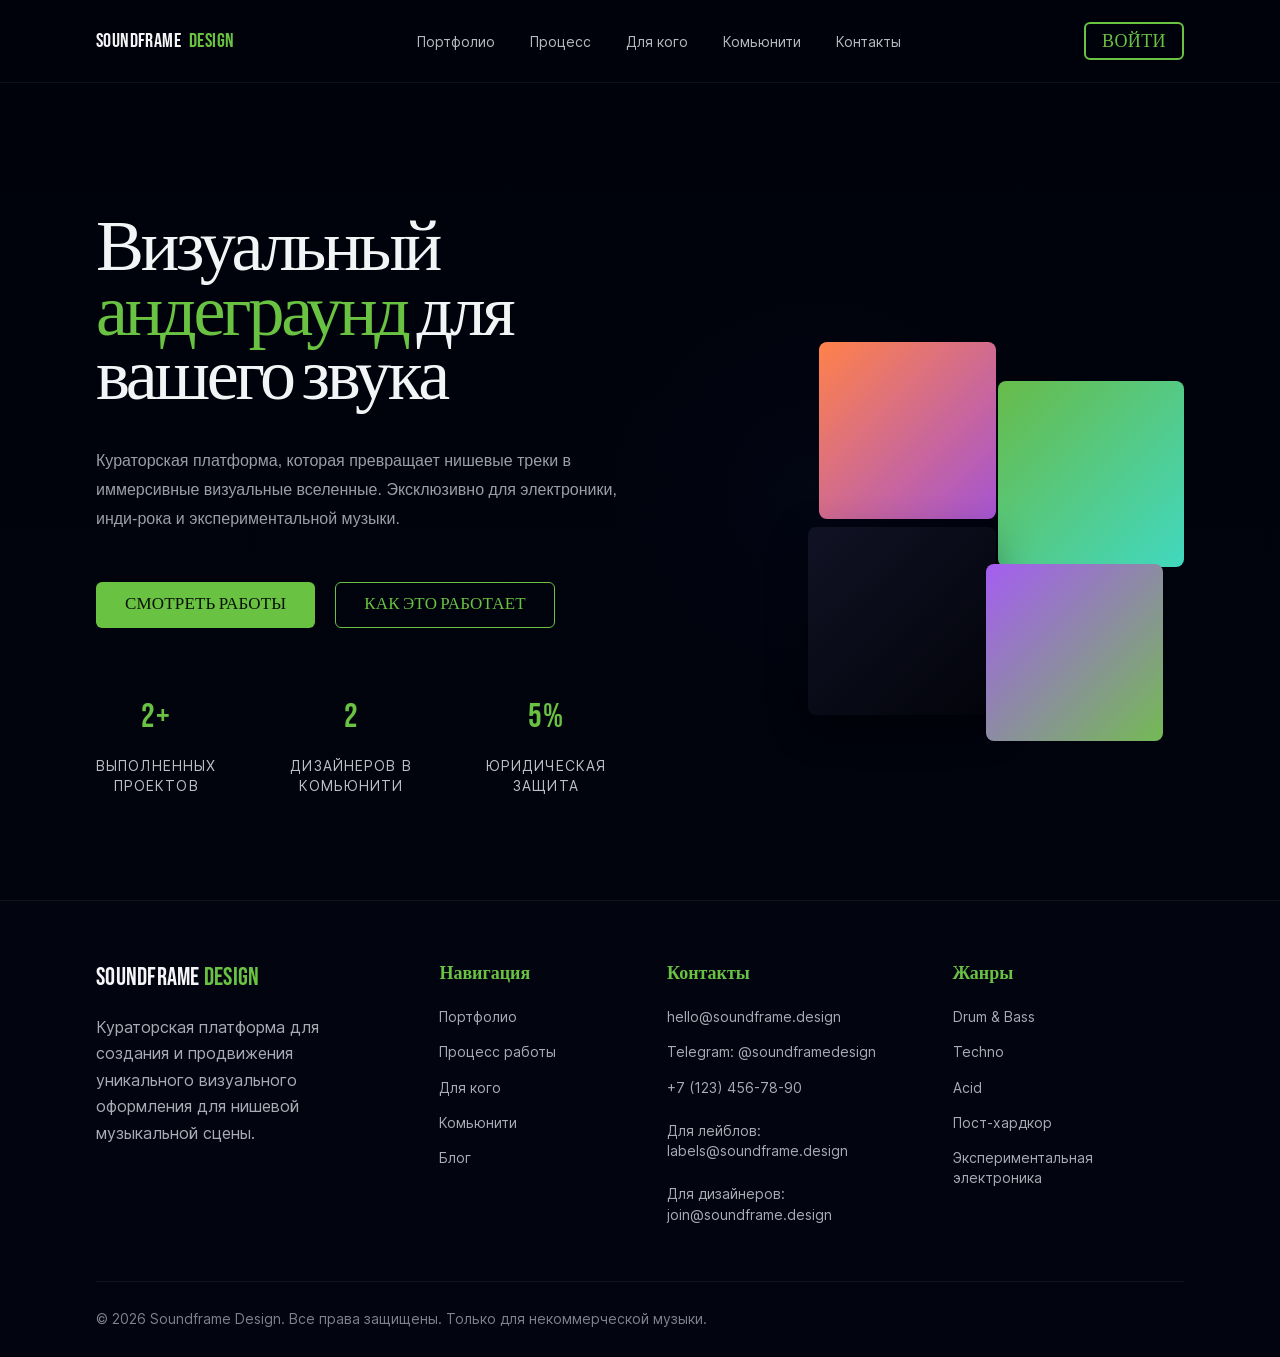
<file: index.html>
<!doctype html>
<html lang="ru">
<head>
  <meta charset="UTF-8" />
  <meta name="viewport" content="width=device-width, initial-scale=1.0" />
  <title>Soundframe Design</title>
  <link rel="stylesheet" href="assets/styles/main.css" />
  <link rel="stylesheet" href="assets/styles/style.css" />
</head>
<body>
  <header class="site-header">
    <div class="container header-inner">
      <a class="logo" href="index.html" aria-label="Soundframe Design">
        <span class="logo-soundframe">SOUNDFRAME</span>
        <span class="logo-design">DESIGN</span>
      </a>

      <nav class="nav" aria-label="Основная навигация">
        <a href="portfolio.html">Портфолио</a>
        <a href="process.html">Процесс</a>
        <a href="for-whom.html">Для кого</a>
        <a href="#">Комьюнити</a>
        <a class="open-contacts" href="#">Контакты</a>
      </nav>

      <a class="header-login open-auth" href="#">ВОЙТИ</a>
    </div>
  </header>

  <main class="hero">
    <div class="container hero-inner">
      <section class="hero-content">
        <h1 class="hero-title">
          Визуальный<br>
          <span>андеграунд</span> для<br>
          вашего звука
        </h1>

        <p class="hero-text">
          Кураторская платформа, которая превращает нишевые треки в
          иммерсивные визуальные вселенные. Эксклюзивно для электроники,
          инди-рока и экспериментальной музыки.
        </p>

        <div class="hero-actions">
          <a href="#" class="btn btn-primary">СМОТРЕТЬ РАБОТЫ</a>
          <a href="#" class="btn btn-ghost">КАК ЭТО РАБОТАЕТ</a>
        </div>

        <div class="stats" aria-label="Статистика">
          <article class="stat-item">
            <div class="stat-value">2+</div>
            <div class="stat-label">ВЫПОЛНЕННЫХ<br>ПРОЕКТОВ</div>
          </article>
          <article class="stat-item">
            <div class="stat-value">2</div>
            <div class="stat-label">ДИЗАЙНЕРОВ В<br>КОМЬЮНИТИ</div>
          </article>
          <article class="stat-item">
            <div class="stat-value">5%</div>
            <div class="stat-label">ЮРИДИЧЕСКАЯ<br>ЗАЩИТА</div>
          </article>
        </div>
      </section>

      <section class="hero-art" aria-hidden="true">
        <div class="shape shape-one"></div>
        <div class="shape shape-two"></div>
        <div class="shape shape-three"></div>
        <div class="shape shape-four"></div>
      </section>
    </div>
  </main>

  <footer class="site-footer">
    <div class="container footer-inner">
      <div class="footer-about">
        <a class="footer-logo" href="index.html" aria-label="Soundframe Design">
          <span class="footer-logo-soundframe">Soundframe</span>
          <span class="footer-logo-design">Design</span>
        </a>
        <p class="footer-text">
          Кураторская платформа для создания и продвижения уникального
          визуального оформления для нишевой музыкальной сцены.
        </p>
      </div>

      <div class="footer-column">
        <h2 class="footer-title">Навигация</h2>
        <nav class="footer-nav" aria-label="Навигация в подвале сайта">
          <a href="portfolio.html">Портфолио</a>
          <a href="process.html">Процесс работы</a>
          <a href="for-whom.html">Для кого</a>
          <a href="#">Комьюнити</a>
          <a href="#">Блог</a>
        </nav>
      </div>

      <div class="footer-column">
        <h2 class="footer-title">Контакты</h2>
        <div class="footer-contacts">
          <a href="mailto:hello@soundframe.design">hello@soundframe.design</a>
          <a class="open-contacts" href="#">Telegram: @soundframedesign</a>
          <a href="#">+7 (123) 456-78-90</a>
          <p>Для лейблов:<br><a href="mailto:labels@soundframe.design">labels@soundframe.design</a></p>
          <p>Для дизайнеров:<br><a href="mailto:join@soundframe.design">join@soundframe.design</a></p>
        </div>
      </div>

      <div class="footer-column">
        <h2 class="footer-title">Жанры</h2>
        <ul class="footer-genres">
          <li>Drum &amp; Bass</li>
          <li>Techno</li>
          <li>Acid</li>
          <li>Пост-хардкор</li>
          <li>Экспериментальная электроника</li>
        </ul>
      </div>
    </div>

    <div class="container footer-bottom">
      <p>© 2026 Soundframe Design. Все права защищены. Только для некоммерческой музыки.</p>
    </div>
  </footer>


  <dialog class="auth-dialog" id="auth-modal">
    <div class="auth-modal">
      <div class="auth-modal-media">
        <div class="auth-modal-icon">♫</div>
        <button class="auth-modal-close close-auth" type="button" aria-label="Закрыть">×</button>
        <a class="auth-modal-logo" href="index.html" aria-label="Soundframe Design">
          <span class="auth-modal-logo-light">SOUNDFRAME</span>
          <span class="auth-modal-logo-green">DESIGN</span>
        </a>
      </div>

      <div class="auth-modal-body">
        <div class="auth-tabs" role="tablist" aria-label="Переключение формы входа и регистрации">
          <button class="auth-tab-button is-active auth-tab-login" type="button">Вход</button>
          <button class="auth-tab-button auth-tab-register" type="button">Регистрация</button>
        </div>

        <section class="auth-panel auth-form-login">
          <h2 class="auth-panel-title">Добро пожаловать</h2>
          <p class="auth-panel-subtitle">Войдите в свой аккаунт Soundframe Design</p>

          <form class="auth-form">
            <label class="auth-form-field">
              <span>EMAIL</span>
              <input type="email" name="email" placeholder="sound@design.com" required />
            </label>

            <label class="auth-form-field">
              <span>ПАРОЛЬ</span>
              <input type="password" name="password" placeholder="••••••••" required />
            </label>

            <button class="auth-form-submit" type="submit">ВОЙТИ</button>
          </form>

          <p class="auth-panel-switch"><a class="switch-register" href="#">Зарегистрироваться</a><span>Нет аккаунта?</span></p>
        </section>

        <section class="auth-panel auth-form-register" hidden>
          <h2 class="auth-panel-title">Регистрация</h2>
          <p class="auth-panel-subtitle">Создайте аккаунт Soundframe Design</p>

          <form class="auth-form">
            <label class="auth-form-field">
              <span>EMAIL</span>
              <input type="email" name="email" placeholder="sound@design.com" required />
            </label>

            <div class="auth-form-row">
              <label class="auth-form-field">
                <span>ИМЯ</span>
                <input type="text" name="first_name" placeholder="Иван" required />
              </label>

              <label class="auth-form-field">
                <span>ФАМИЛИЯ</span>
                <input type="text" name="last_name" placeholder="Иванов" required />
              </label>
            </div>

            <label class="auth-form-field">
              <span>ПАРОЛЬ</span>
              <input type="password" name="password" placeholder="••••••••" required />
            </label>

            <label class="auth-form-field">
              <span>ПОВТОР ПАРОЛЯ</span>
              <input type="password" name="password_repeat" placeholder="••••••••" required />
            </label>

            <label class="auth-form-check">
              <input type="checkbox" name="personal_data" required />
              <span>Я согласен на обработку персональных данных.</span>
            </label>

            <button class="auth-form-submit" type="submit">ЗАРЕГИСТРИРОВАТЬСЯ</button>
          </form>

          <p class="auth-panel-switch"><a class="switch-login" href="#">Войти</a><span>Есть аккаунт?</span></p>
        </section>
      </div>
    </div>
  </dialog>

  <dialog class="contacts-dialog" id="contacts-modal">
    <div class="contacts-modal">
      <div class="contacts-modal-header">
        <div>
          <p class="contacts-modal-label">Связь с платформой</p>
          <h2 class="contacts-modal-title">Контакты</h2>
        </div>

        <button class="contacts-modal-close close-contacts" type="button" aria-label="Закрыть">×</button>
      </div>

      <div class="contacts-modal-content">
        <section class="contacts-modal-section">
          <h3>Основная связь</h3>
          <a href="mailto:hello@soundframe.design">hello@soundframe.design</a>
          <a href="#">Telegram: @soundframedesign</a>
        </section>

        <section class="contacts-modal-section">
          <h3>Для лейблов</h3>
          <a href="mailto:labels@soundframe.design">labels@soundframe.design</a>
        </section>

        <section class="contacts-modal-section">
          <h3>Для дизайнеров</h3>
          <a href="mailto:join@soundframe.design">join@soundframe.design</a>
        </section>
      </div>

      <p class="contacts-modal-text">
        Напишите нам, если хотите запустить визуальное оформление релиза,
        обсудить сотрудничество или присоединиться к комьюнити дизайнеров.
      </p>
    </div>
  </dialog>

  <script src="assets/scripts/modal.js"></script>
</body>
</html>
</file>
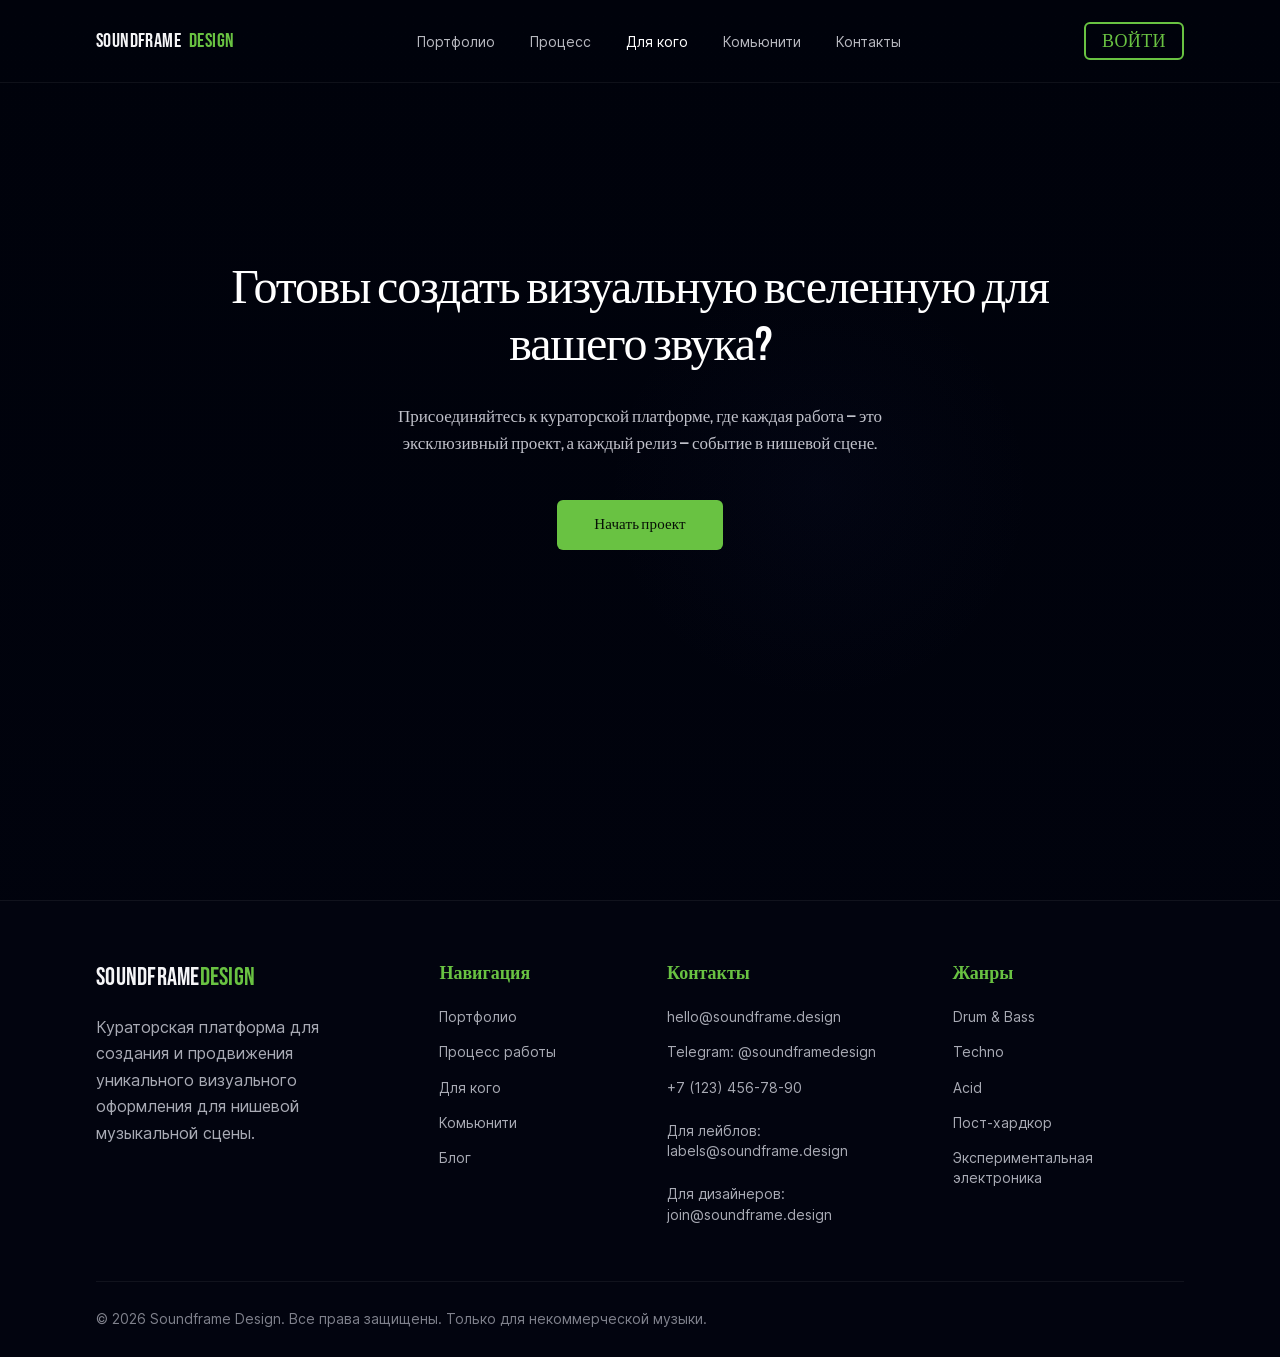
<file: for-whom.html>
<!doctype html>
<html lang="ru">
<head>
  <meta charset="UTF-8" />
  <meta name="viewport" content="width=device-width, initial-scale=1.0" />
  <title>Для кого — Soundframe Design</title>
  <link rel="stylesheet" href="assets/styles/main.css" />
  <link rel="stylesheet" href="assets/styles/for-whom.css" />
</head>
<body>
  <header class="site-header">
    <div class="container header-inner">
      <a class="logo" href="index.html" aria-label="Soundframe Design">
        <span class="logo-soundframe">SOUNDFRAME</span>
        <span class="logo-design">DESIGN</span>
      </a>

      <nav class="nav" aria-label="Основная навигация">
        <a href="portfolio.html">Портфолио</a>
        <a href="process.html">Процесс</a>
        <a class="is-active" href="for-whom.html">Для кого</a>
        <a href="#">Комьюнити</a>
        <a class="open-contacts" href="#">Контакты</a>
      </nav>

      <a class="header-login open-auth" href="#">ВОЙТИ</a>
    </div>
  </header>

  <main class="cta-page">
    <section class="cta-section">
      <div class="container cta-inner">
        <h1 class="cta-title">
          Готовы создать визуальную вселенную для<br>
          вашего звука?
        </h1>
        <p class="cta-text">
          Присоединяйтесь к кураторской платформе, где каждая работа — это<br>
          эксклюзивный проект, а каждый релиз — событие в нишевой сцене.
        </p>
        <a class="btn btn-primary cta-button open-project" href="#">Начать проект</a>
      </div>
    </section>
  </main>

  <footer class="site-footer">
    <div class="container footer-inner">
      <div class="footer-about">
        <a class="footer-logo" href="index.html" aria-label="Soundframe Design">
          <span class="footer-logo-soundframe">Soundframe</span><span class="footer-logo-design">Design</span>
        </a>
        <p class="footer-text">
          Кураторская платформа для создания и продвижения уникального
          визуального оформления для нишевой музыкальной сцены.
        </p>
      </div>

      <div class="footer-column">
        <h2 class="footer-title">Навигация</h2>
        <nav class="footer-nav" aria-label="Навигация в подвале сайта">
          <a href="portfolio.html">Портфолио</a>
          <a href="process.html">Процесс работы</a>
          <a href="for-whom.html">Для кого</a>
          <a href="#">Комьюнити</a>
          <a href="#">Блог</a>
        </nav>
      </div>

      <div class="footer-column">
        <h2 class="footer-title">Контакты</h2>
        <div class="footer-contacts">
          <a href="mailto:hello@soundframe.design">hello@soundframe.design</a>
          <a class="open-contacts" href="#">Telegram: @soundframedesign</a>
          <a href="#">+7 (123) 456-78-90</a>
          <p>Для лейблов:<br><a href="mailto:labels@soundframe.design">labels@soundframe.design</a></p>
          <p>Для дизайнеров:<br><a href="mailto:join@soundframe.design">join@soundframe.design</a></p>
        </div>
      </div>

      <div class="footer-column">
        <h2 class="footer-title">Жанры</h2>
        <ul class="footer-genres">
          <li>Drum &amp; Bass</li>
          <li>Techno</li>
          <li>Acid</li>
          <li>Пост-хардкор</li>
          <li>Экспериментальная электроника</li>
        </ul>
      </div>
    </div>

    <div class="container footer-bottom">
      <p>© 2026 Soundframe Design. Все права защищены. Только для некоммерческой музыки.</p>
    </div>
  </footer>

  <dialog class="auth-dialog" id="auth-modal">
    <div class="auth-modal">
      <div class="auth-modal-media">
        <div class="auth-modal-icon">♫</div>
        <button class="auth-modal-close close-auth" type="button" aria-label="Закрыть">×</button>
        <a class="auth-modal-logo" href="index.html" aria-label="Soundframe Design">
          <span class="auth-modal-logo-light">SOUNDFRAME</span>
          <span class="auth-modal-logo-green">DESIGN</span>
        </a>
      </div>

      <div class="auth-modal-body">
        <div class="auth-tabs" role="tablist" aria-label="Переключение формы входа и регистрации">
          <button class="auth-tab-button is-active auth-tab-login" type="button">Вход</button>
          <button class="auth-tab-button auth-tab-register" type="button">Регистрация</button>
        </div>

        <section class="auth-panel auth-form-login">
          <h2 class="auth-panel-title">Добро пожаловать</h2>
          <p class="auth-panel-subtitle">Войдите в свой аккаунт Soundframe Design</p>

          <form class="auth-form">
            <label class="auth-form-field">
              <span>EMAIL</span>
              <input type="email" name="email" placeholder="sound@design.com" required />
            </label>

            <label class="auth-form-field">
              <span>ПАРОЛЬ</span>
              <input type="password" name="password" placeholder="••••••••" required />
            </label>

            <button class="auth-form-submit" type="submit">ВОЙТИ</button>
          </form>

          <p class="auth-panel-switch"><a class="switch-register" href="#">Зарегистрироваться</a><span>Нет аккаунта?</span></p>
        </section>

        <section class="auth-panel auth-form-register" hidden>
          <h2 class="auth-panel-title">Регистрация</h2>
          <p class="auth-panel-subtitle">Создайте аккаунт Soundframe Design</p>

          <form class="auth-form">
            <label class="auth-form-field">
              <span>EMAIL</span>
              <input type="email" name="email" placeholder="sound@design.com" required />
            </label>

            <div class="auth-form-row">
              <label class="auth-form-field">
                <span>ИМЯ</span>
                <input type="text" name="first_name" placeholder="Иван" required />
              </label>

              <label class="auth-form-field">
                <span>ФАМИЛИЯ</span>
                <input type="text" name="last_name" placeholder="Иванов" required />
              </label>
            </div>

            <label class="auth-form-field">
              <span>ПАРОЛЬ</span>
              <input type="password" name="password" placeholder="••••••••" required />
            </label>

            <label class="auth-form-field">
              <span>ПОВТОР ПАРОЛЯ</span>
              <input type="password" name="password_repeat" placeholder="••••••••" required />
            </label>

            <label class="auth-form-check">
              <input type="checkbox" name="personal_data" required />
              <span>Я согласен на обработку персональных данных.</span>
            </label>

            <button class="auth-form-submit" type="submit">ЗАРЕГИСТРИРОВАТЬСЯ</button>
          </form>

          <p class="auth-panel-switch"><a class="switch-login" href="#">Войти</a><span>Есть аккаунт?</span></p>
        </section>
      </div>
    </div>
  </dialog>

  <dialog class="contacts-dialog" id="contacts-modal">
    <div class="contacts-modal">
      <div class="contacts-modal-header">
        <div>
          <p class="contacts-modal-label">Связь с платформой</p>
          <h2 class="contacts-modal-title">Контакты</h2>
        </div>

        <button class="contacts-modal-close close-contacts" type="button" aria-label="Закрыть">×</button>
      </div>

      <div class="contacts-modal-content">
        <section class="contacts-modal-section">
          <h3>Основная связь</h3>
          <a href="mailto:hello@soundframe.design">hello@soundframe.design</a>
          <a href="#">Telegram: @soundframedesign</a>
        </section>

        <section class="contacts-modal-section">
          <h3>Для лейблов</h3>
          <a href="mailto:labels@soundframe.design">labels@soundframe.design</a>
        </section>

        <section class="contacts-modal-section">
          <h3>Для дизайнеров</h3>
          <a href="mailto:join@soundframe.design">join@soundframe.design</a>
        </section>
      </div>

      <p class="contacts-modal-text">
        Напишите нам, если хотите запустить визуальное оформление релиза,
        обсудить сотрудничество или присоединиться к комьюнити дизайнеров.
      </p>
    </div>
  </dialog>

  <dialog class="project-dialog" id="project-modal">
    <div class="project-modal">
      <div class="project-modal-header">
        <div>
          <p class="project-modal-label">Заявка на проект</p>
          <h2 class="project-modal-title">Начать проект</h2>
        </div>

        <button class="project-modal-close close-project" type="button" aria-label="Закрыть">×</button>
      </div>

      <p class="project-modal-text">
        Для обсуждения идеи, сроков и деталей оформления перейдите в Telegram.
        Там мы быстрее ответим и поможем оформить заявку на визуальную вселенную
        для вашего релиза.
      </p>

      <div class="project-modal-actions">
        <a class="btn btn-primary" href="https://t.me/soundframedesign" target="_blank" rel="noopener">ПЕРЕЙТИ В ТЕЛЕГРАМ</a>
        <button class="btn btn-ghost close-project" type="button">ОСТАТЬСЯ НА САЙТЕ</button>
      </div>
    </div>
  </dialog>

  <script src="assets/scripts/modal.js"></script>
</body>
</html>
</file>
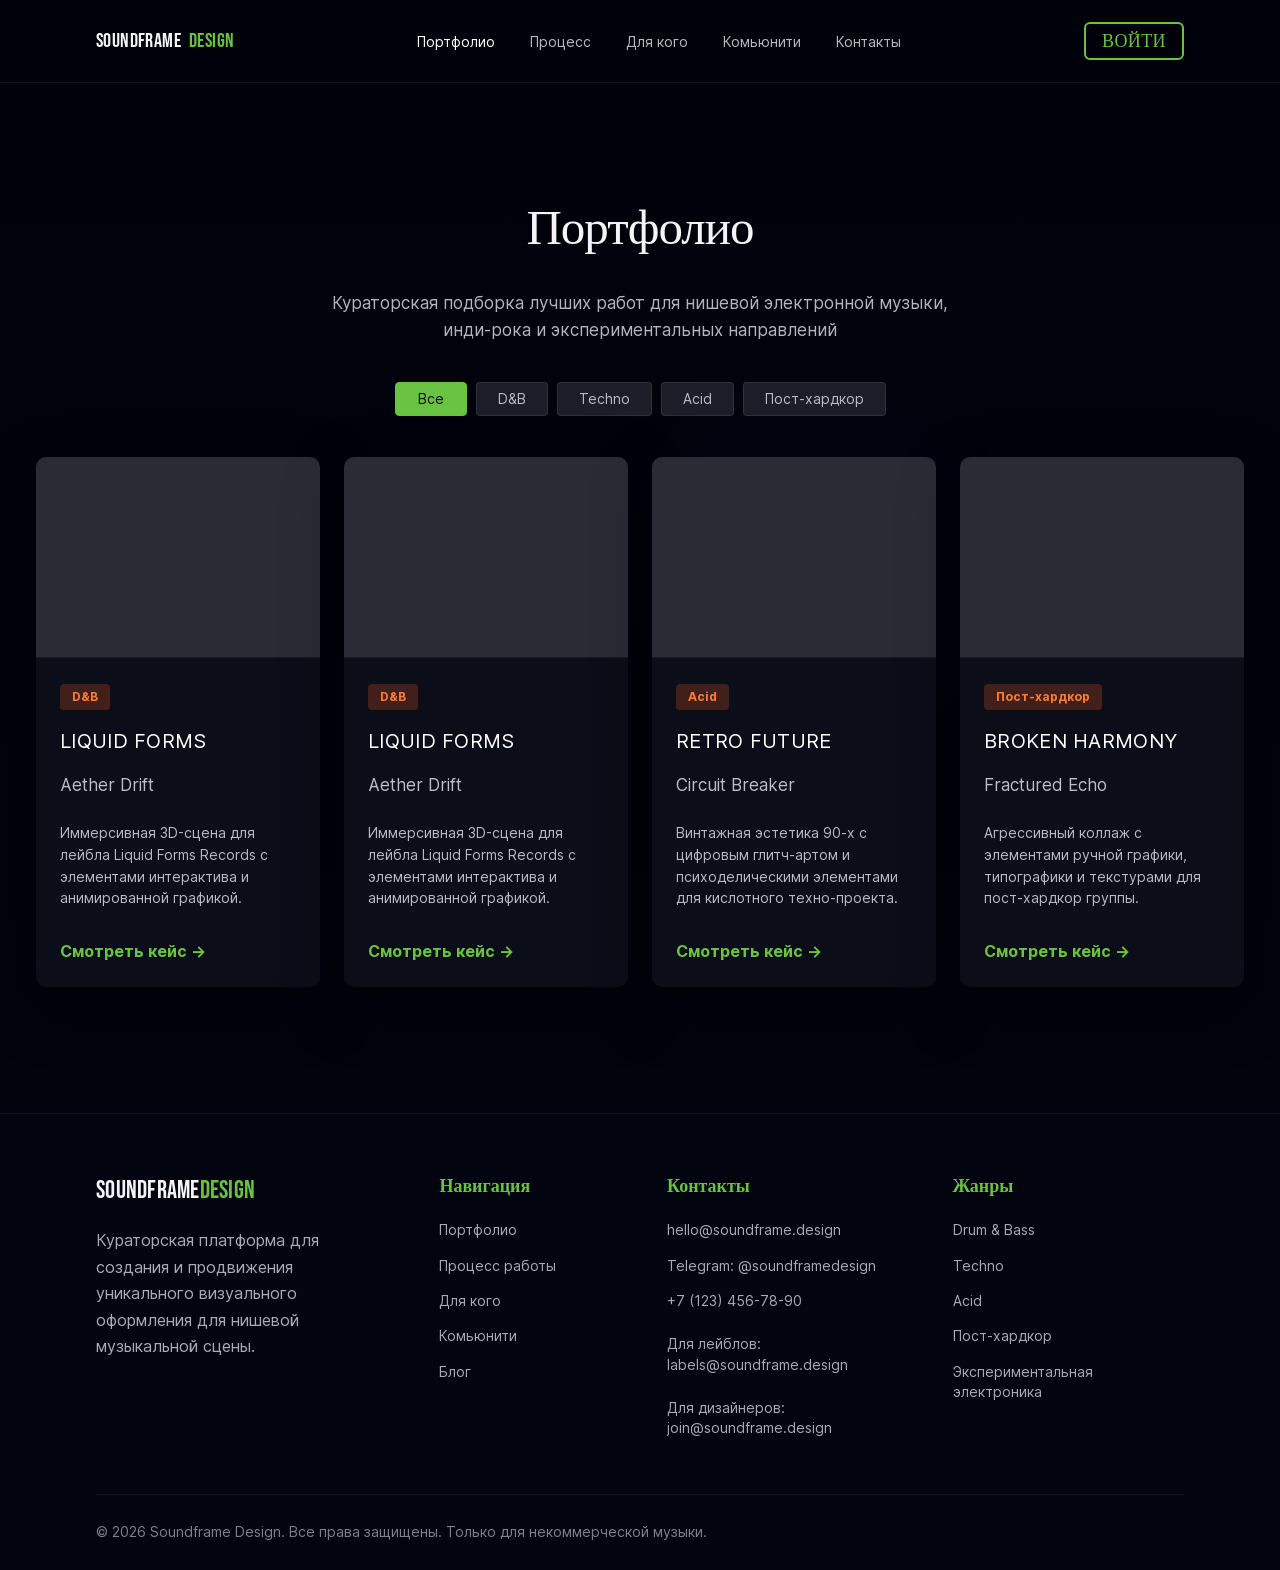
<file: portfolio.html>
<!doctype html>
<html lang="ru">
<head>
  <meta charset="UTF-8" />
  <meta name="viewport" content="width=device-width, initial-scale=1.0" />
  <title>Портфолио — Soundframe Design</title>
  <link rel="stylesheet" href="assets/styles/main.css" />
  <link rel="stylesheet" href="assets/styles/portfolio.css" />
</head>
<body>
  <header class="site-header">
    <div class="container header-inner">
      <a class="logo" href="index.html" aria-label="Soundframe Design">
        <span class="logo-soundframe">SOUNDFRAME</span>
        <span class="logo-design">DESIGN</span>
      </a>

      <nav class="nav" aria-label="Основная навигация">
        <a class="is-active" href="portfolio.html">Портфолио</a>
        <a href="process.html">Процесс</a>
        <a href="for-whom.html">Для кого</a>
        <a href="#">Комьюнити</a>
        <a class="open-contacts" href="#">Контакты</a>
      </nav>

      <a class="header-login open-auth" href="#">ВОЙТИ</a>
    </div>
  </header>

  <main class="portfolio-page">
    <section class="portfolio-hero">
      <div class="container portfolio-hero-inner">
        <p class="portfolio-hero-eyebrow">
          Кураторская подборка лучших работ для нишевой электронной музыки,<br>
          инди-рока и экспериментальных направлений
        </p>
        <h1 class="portfolio-hero-title">Портфолио</h1>

        <div class="portfolio-filters" aria-label="Фильтр портфолио">
          <a class="portfolio-filter portfolio-filter-active" href="#">Все</a>
          <a class="portfolio-filter" href="#">D&amp;B</a>
          <a class="portfolio-filter" href="#">Techno</a>
          <a class="portfolio-filter" href="#">Acid</a>
          <a class="portfolio-filter" href="#">Пост-хардкор</a>
        </div>
      </div>
    </section>

    <section class="portfolio-list">
      <div class="container portfolio-grid">
        <article class="case-card case-card-green">
          <div class="case-card-visual" aria-hidden="true"></div>
          <div class="case-card-content">
            <p class="case-card-genre">D&amp;B</p>
            <p class="case-card-project">Liquid Forms</p>
            <h2 class="case-card-title">Aether Drift</h2>
            <p class="case-card-text">
              Иммерсивная 3D-сцена для лейбла Liquid Forms Records с элементами
              интерактива и анимированной графикой.
            </p>
            <a class="case-card-link" href="#">Смотреть кейс →</a>
          </div>
        </article>

        <article class="case-card case-card-violet">
          <div class="case-card-visual" aria-hidden="true"></div>
          <div class="case-card-content">
            <p class="case-card-genre">D&amp;B</p>
            <p class="case-card-project">Liquid Forms</p>
            <h2 class="case-card-title">Aether Drift</h2>
            <p class="case-card-text">
              Иммерсивная 3D-сцена для лейбла Liquid Forms Records с элементами
              интерактива и анимированной графикой.
            </p>
            <a class="case-card-link" href="#">Смотреть кейс →</a>
          </div>
        </article>

        <article class="case-card case-card-acid">
          <div class="case-card-visual" aria-hidden="true"></div>
          <div class="case-card-content">
            <p class="case-card-genre">Acid</p>
            <p class="case-card-project">Retro Future</p>
            <h2 class="case-card-title">Circuit Breaker</h2>
            <p class="case-card-text">
              Винтажная эстетика 90-х с цифровым глитч-артом и психоделическими
              элементами для кислотного техно-проекта.
            </p>
            <a class="case-card-link" href="#">Смотреть кейс →</a>
          </div>
        </article>

        <article class="case-card case-card-hardcore">
          <div class="case-card-visual" aria-hidden="true"></div>
          <div class="case-card-content">
            <p class="case-card-genre">Пост-хардкор</p>
            <p class="case-card-project">Broken Harmony</p>
            <h2 class="case-card-title">Fractured Echo</h2>
            <p class="case-card-text">
              Агрессивный коллаж с элементами ручной графики, типографики и
              текстурами для пост-хардкор группы.
            </p>
            <a class="case-card-link" href="#">Смотреть кейс →</a>
          </div>
        </article>
      </div>
    </section>
  </main>

  <footer class="site-footer">
    <div class="container footer-inner">
      <div class="footer-about">
        <a class="footer-logo" href="index.html" aria-label="Soundframe Design">
          <span class="footer-logo-soundframe">Soundframe</span><span class="footer-logo-design">Design</span>
        </a>
        <p class="footer-text">
          Кураторская платформа для создания и продвижения уникального
          визуального оформления для нишевой музыкальной сцены.
        </p>
      </div>

      <div class="footer-column">
        <h2 class="footer-title">Навигация</h2>
        <nav class="footer-nav" aria-label="Навигация в подвале сайта">
          <a href="portfolio.html">Портфолио</a>
          <a href="process.html">Процесс работы</a>
          <a href="for-whom.html">Для кого</a>
          <a href="#">Комьюнити</a>
          <a href="#">Блог</a>
        </nav>
      </div>

      <div class="footer-column">
        <h2 class="footer-title">Контакты</h2>
        <div class="footer-contacts">
          <a href="mailto:hello@soundframe.design">hello@soundframe.design</a>
          <a class="open-contacts" href="#">Telegram: @soundframedesign</a>
          <a href="#">+7 (123) 456-78-90</a>
          <p>Для лейблов:<br><a href="mailto:labels@soundframe.design">labels@soundframe.design</a></p>
          <p>Для дизайнеров:<br><a href="mailto:join@soundframe.design">join@soundframe.design</a></p>
        </div>
      </div>

      <div class="footer-column">
        <h2 class="footer-title">Жанры</h2>
        <ul class="footer-genres">
          <li>Drum &amp; Bass</li>
          <li>Techno</li>
          <li>Acid</li>
          <li>Пост-хардкор</li>
          <li>Экспериментальная электроника</li>
        </ul>
      </div>
    </div>

    <div class="container footer-bottom">
      <p>© 2026 Soundframe Design. Все права защищены. Только для некоммерческой музыки.</p>
    </div>
  </footer>

  <dialog class="auth-dialog" id="auth-modal">
    <div class="auth-modal">
      <div class="auth-modal-media">
        <div class="auth-modal-icon">♫</div>
        <button class="auth-modal-close close-auth" type="button" aria-label="Закрыть">×</button>
        <a class="auth-modal-logo" href="index.html" aria-label="Soundframe Design">
          <span class="auth-modal-logo-light">SOUNDFRAME</span>
          <span class="auth-modal-logo-green">DESIGN</span>
        </a>
      </div>

      <div class="auth-modal-body">
        <div class="auth-tabs" role="tablist" aria-label="Переключение формы входа и регистрации">
          <button class="auth-tab-button is-active auth-tab-login" type="button">Вход</button>
          <button class="auth-tab-button auth-tab-register" type="button">Регистрация</button>
        </div>

        <section class="auth-panel auth-form-login">
          <h2 class="auth-panel-title">Добро пожаловать</h2>
          <p class="auth-panel-subtitle">Войдите в свой аккаунт Soundframe Design</p>

          <form class="auth-form">
            <label class="auth-form-field">
              <span>EMAIL</span>
              <input type="email" name="email" placeholder="sound@design.com" required />
            </label>

            <label class="auth-form-field">
              <span>ПАРОЛЬ</span>
              <input type="password" name="password" placeholder="••••••••" required />
            </label>

            <button class="auth-form-submit" type="submit">ВОЙТИ</button>
          </form>

          <p class="auth-panel-switch"><a class="switch-register" href="#">Зарегистрироваться</a><span>Нет аккаунта?</span></p>
        </section>

        <section class="auth-panel auth-form-register" hidden>
          <h2 class="auth-panel-title">Регистрация</h2>
          <p class="auth-panel-subtitle">Создайте аккаунт Soundframe Design</p>

          <form class="auth-form">
            <label class="auth-form-field">
              <span>EMAIL</span>
              <input type="email" name="email" placeholder="sound@design.com" required />
            </label>

            <div class="auth-form-row">
              <label class="auth-form-field">
                <span>ИМЯ</span>
                <input type="text" name="first_name" placeholder="Иван" required />
              </label>

              <label class="auth-form-field">
                <span>ФАМИЛИЯ</span>
                <input type="text" name="last_name" placeholder="Иванов" required />
              </label>
            </div>

            <label class="auth-form-field">
              <span>ПАРОЛЬ</span>
              <input type="password" name="password" placeholder="••••••••" required />
            </label>

            <label class="auth-form-field">
              <span>ПОВТОР ПАРОЛЯ</span>
              <input type="password" name="password_repeat" placeholder="••••••••" required />
            </label>

            <label class="auth-form-check">
              <input type="checkbox" name="personal_data" required />
              <span>Я согласен на обработку персональных данных.</span>
            </label>

            <button class="auth-form-submit" type="submit">ЗАРЕГИСТРИРОВАТЬСЯ</button>
          </form>

          <p class="auth-panel-switch"><a class="switch-login" href="#">Войти</a><span>Есть аккаунт?</span></p>
        </section>
      </div>
    </div>
  </dialog>

  <dialog class="contacts-dialog" id="contacts-modal">
    <div class="contacts-modal">
      <div class="contacts-modal-header">
        <div>
          <p class="contacts-modal-label">Связь с платформой</p>
          <h2 class="contacts-modal-title">Контакты</h2>
        </div>

        <button class="contacts-modal-close close-contacts" type="button" aria-label="Закрыть">×</button>
      </div>

      <div class="contacts-modal-content">
        <section class="contacts-modal-section">
          <h3>Основная связь</h3>
          <a href="mailto:hello@soundframe.design">hello@soundframe.design</a>
          <a href="#">Telegram: @soundframedesign</a>
        </section>

        <section class="contacts-modal-section">
          <h3>Для лейблов</h3>
          <a href="mailto:labels@soundframe.design">labels@soundframe.design</a>
        </section>

        <section class="contacts-modal-section">
          <h3>Для дизайнеров</h3>
          <a href="mailto:join@soundframe.design">join@soundframe.design</a>
        </section>
      </div>

      <p class="contacts-modal-text">
        Напишите нам, если хотите запустить визуальное оформление релиза,
        обсудить сотрудничество или присоединиться к комьюнити дизайнеров.
      </p>
    </div>
  </dialog>

  <script src="assets/scripts/modal.js"></script>
</body>
</html>
</file>
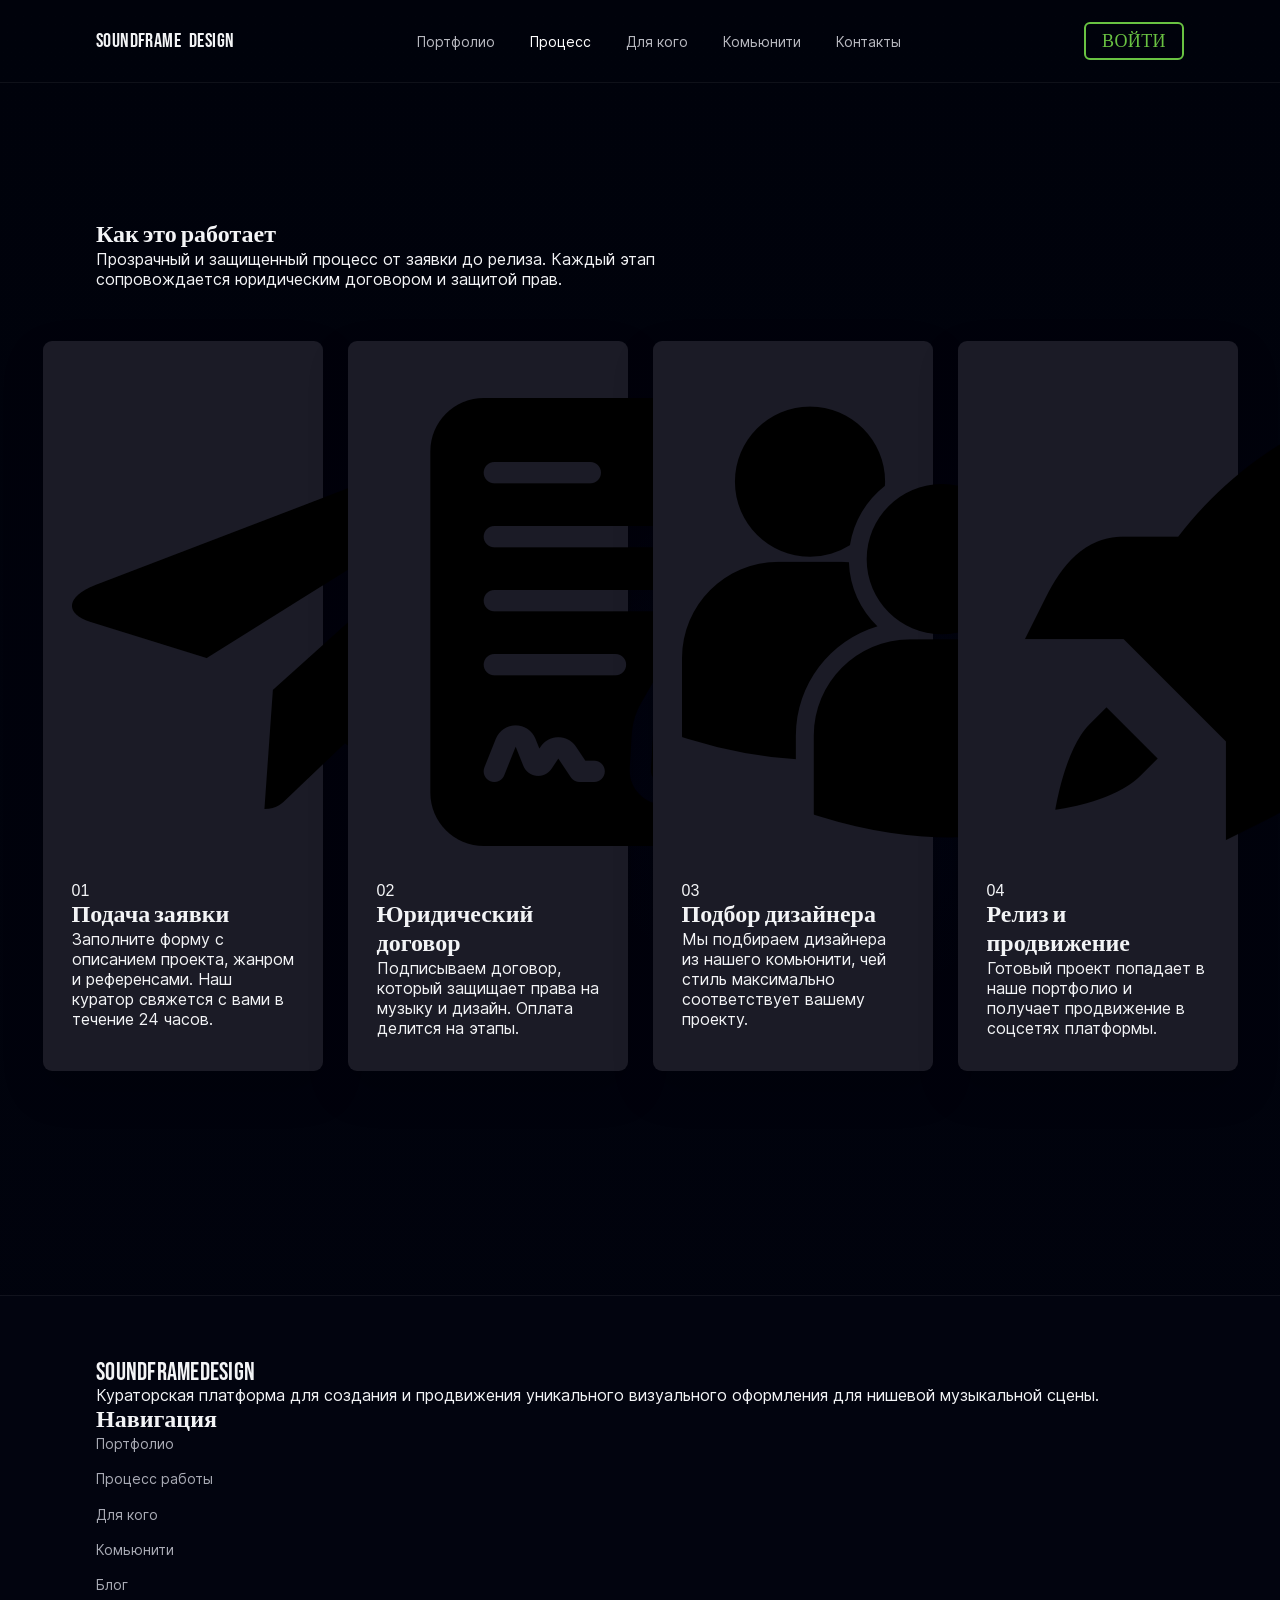
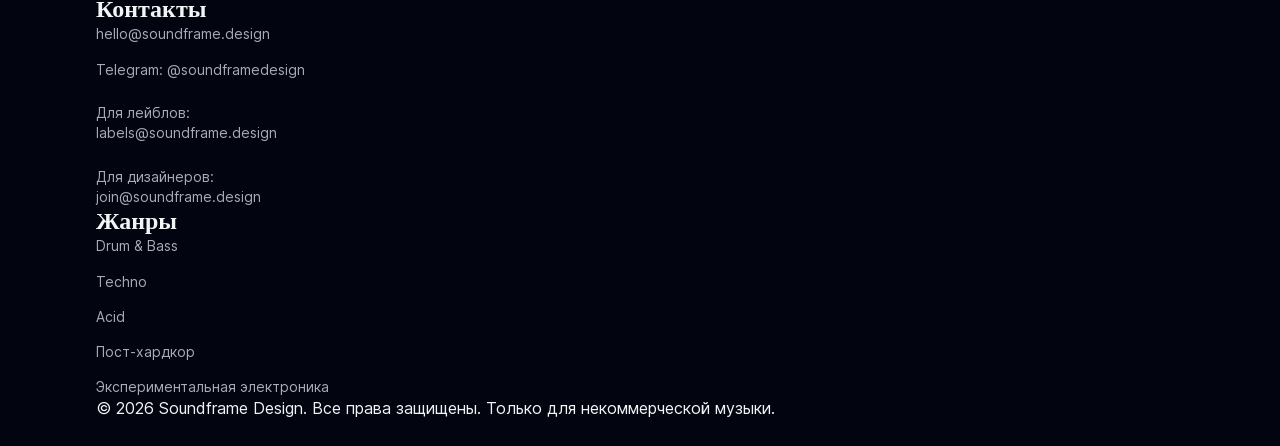
<file: process.html>
<!doctype html>
<html lang="ru">
<head>
  <meta charset="UTF-8" />
  <meta name="viewport" content="width=device-width, initial-scale=1.0" />
  <title>Процесс — Soundframe Design</title>
  <link rel="stylesheet" href="assets/styles/main.css" />
  <link rel="stylesheet" href="assets/styles/process.css" />
</head>
<body>
  <header class="site-header">
    <div class="container header-inner">
      <a class="logo" href="index.html" aria-label="Soundframe Design">
        <span class="logo__soundframe">SOUNDFRAME</span>
        <span class="logo__design">DESIGN</span>
      </a>

      <nav class="nav" aria-label="Основная навигация">
        <a href="portfolio.html">Портфолио</a>
        <a class="is-active" href="process.html">Процесс</a>
        <a href="for-whom.html">Для кого</a>
        <a href="#">Комьюнити</a>
        <a href="#">Контакты</a>
      </nav>

      <a class="header-login" href="#">ВОЙТИ</a>
    </div>
  </header>

  <main class="process-page">
    <section class="process-section">
      <div class="container process__inner">
        <h1 class="process__title">Как это работает</h1>
        <p class="process__subtitle">
          Прозрачный и защищенный процесс от заявки до релиза. Каждый этап<br>
          сопровождается юридическим договором и защитой прав.
        </p>

        <div class="process-grid">
          <article class="process-card">
            <div class="process-card__top">
              <span class="process-card__icon" aria-hidden="true">
                <img src="assets/icons/telegram.png" alt="">
              </span>
              <span class="process-card__number">01</span>
            </div>
            <h2 class="process-card__title">Подача заявки</h2>
            <p class="process-card__text">
              Заполните форму с описанием проекта, жанром и референсами. Наш куратор
              свяжется с вами в течение 24 часов.
            </p>
          </article>

          <article class="process-card">
            <div class="process-card__top">
              <span class="process-card__icon" aria-hidden="true">
                <img src="assets/icons/contract.png" alt="">
              </span>
              <span class="process-card__number">02</span>
            </div>
            <h2 class="process-card__title">Юридический<br>договор</h2>
            <p class="process-card__text">
              Подписываем договор, который защищает права на музыку и дизайн. Оплата
              делится на этапы.
            </p>
          </article>

          <article class="process-card">
            <div class="process-card__top">
              <span class="process-card__icon" aria-hidden="true">
                <img src="assets/icons/multiple-users-silhouette.png" alt="">
              </span>
              <span class="process-card__number">03</span>
            </div>
            <h2 class="process-card__title">Подбор дизайнера</h2>
            <p class="process-card__text">
              Мы подбираем дизайнера из нашего комьюнити, чей стиль максимально соответствует
              вашему проекту.
            </p>
          </article>

          <article class="process-card">
            <div class="process-card__top">
              <span class="process-card__icon" aria-hidden="true">
                <img src="assets/icons/rocket.png" alt="">
              </span>
              <span class="process-card__number">04</span>
            </div>
            <h2 class="process-card__title">Релиз и<br>продвижение</h2>
            <p class="process-card__text">
              Готовый проект попадает в наше портфолио и получает продвижение в соцсетях
              платформы.
            </p>
          </article>
        </div>
      </div>
    </section>
  </main>

  <footer class="site-footer">
    <div class="container footer__inner">
      <div class="footer__about">
        <a class="footer-logo" href="index.html" aria-label="Soundframe Design">
          <span class="footer-logo__soundframe">Soundframe</span><span class="footer-logo__design">Design</span>
        </a>
        <p class="footer__text">
          Кураторская платформа для создания и продвижения уникального
          визуального оформления для нишевой музыкальной сцены.
        </p>
      </div>

      <div class="footer__column">
        <h2 class="footer__title">Навигация</h2>
        <nav class="footer-nav" aria-label="Навигация в подвале сайта">
          <a href="portfolio.html">Портфолио</a>
          <a href="process.html">Процесс работы</a>
          <a href="for-whom.html">Для кого</a>
          <a href="#">Комьюнити</a>
          <a href="#">Блог</a>
        </nav>
      </div>

      <div class="footer__column">
        <h2 class="footer__title">Контакты</h2>
        <div class="footer-contacts">
          <a href="mailto:hello@soundframe.design">hello@soundframe.design</a>
          <a href="#">Telegram: @soundframedesign</a>
          <p>Для лейблов:<br><a href="mailto:labels@soundframe.design">labels@soundframe.design</a></p>
          <p>Для дизайнеров:<br><a href="mailto:join@soundframe.design">join@soundframe.design</a></p>
        </div>
      </div>

      <div class="footer__column">
        <h2 class="footer__title">Жанры</h2>
        <ul class="footer-genres">
          <li>Drum &amp; Bass</li>
          <li>Techno</li>
          <li>Acid</li>
          <li>Пост-хардкор</li>
          <li>Экспериментальная электроника</li>
        </ul>
      </div>
    </div>

    <div class="container footer__bottom">
      <p>© 2026 Soundframe Design. Все права защищены. Только для некоммерческой музыки.</p>
    </div>
  </footer>
</body>
</html>
</file>
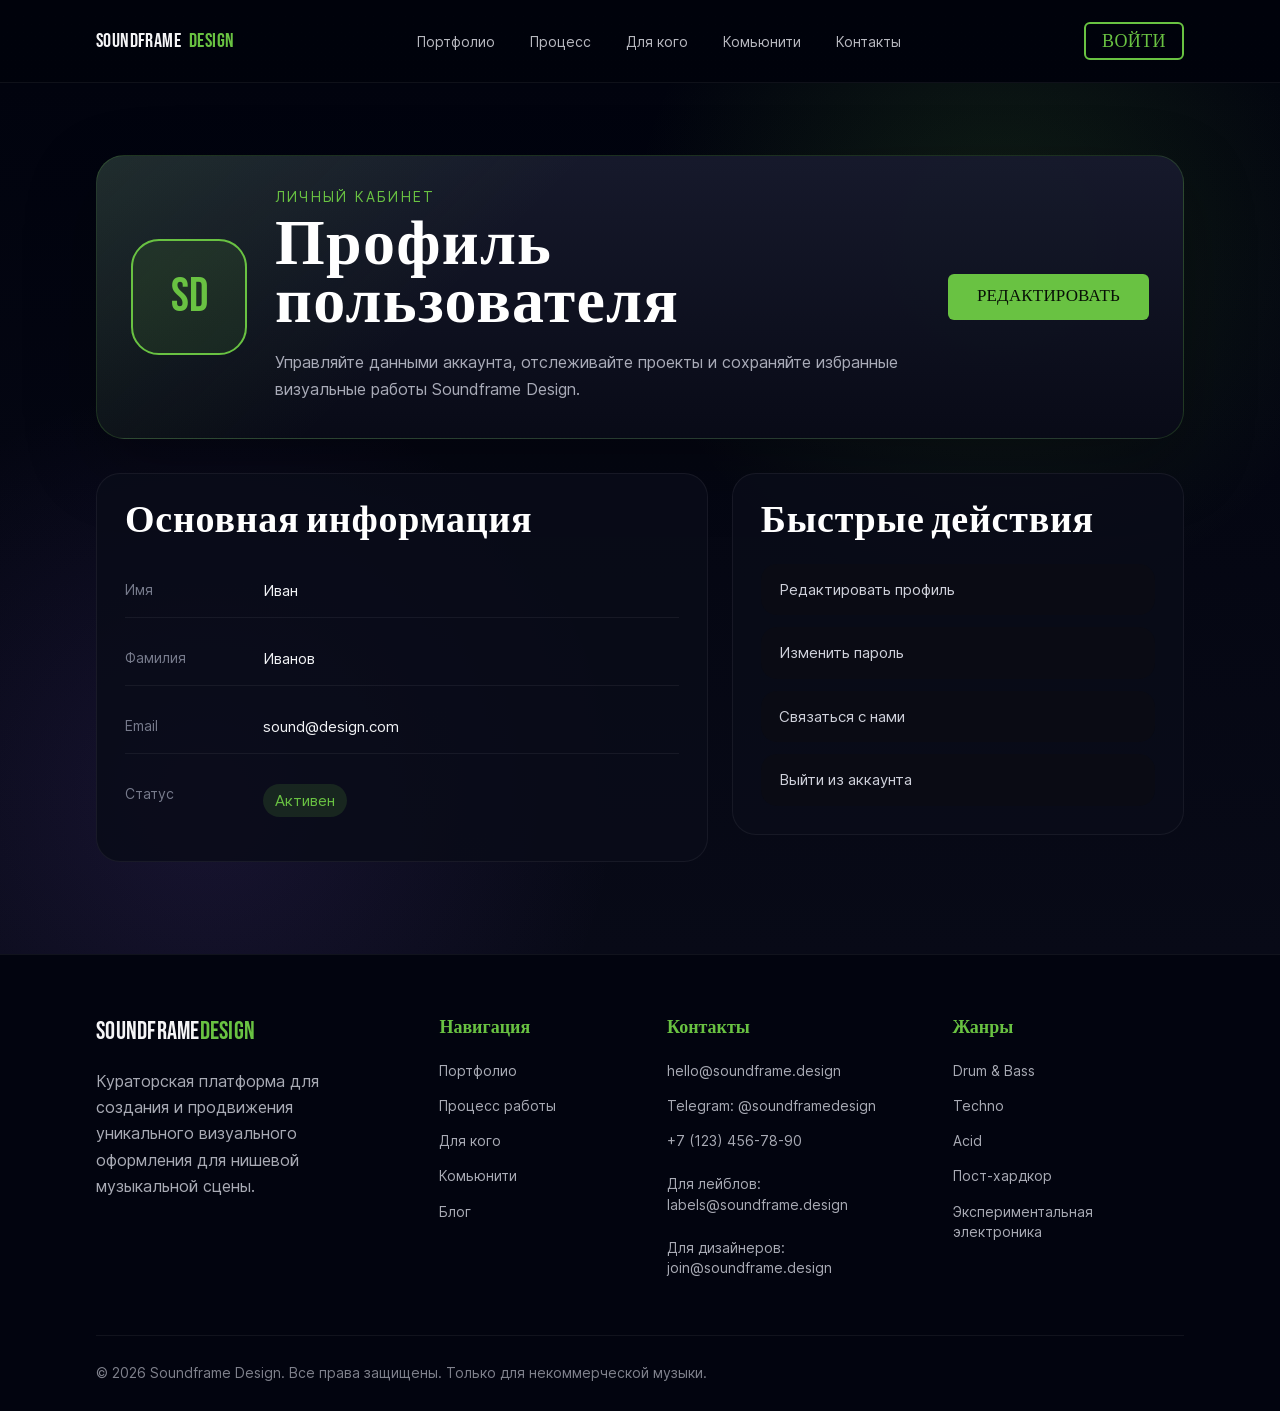
<file: profile.html>
<!doctype html>
<html lang="ru">
<head>
  <meta charset="UTF-8" />
  <meta name="viewport" content="width=device-width, initial-scale=1.0" />
  <title>Профиль — Soundframe Design</title>
  <link rel="stylesheet" href="assets/styles/main.css" />
  <link rel="stylesheet" href="assets/styles/profile.css" />
</head>
<body>
  <header class="site-header">
    <div class="container header-inner">
      <a class="logo" href="index.html" aria-label="Soundframe Design">
        <span class="logo-soundframe">SOUNDFRAME</span>
        <span class="logo-design">DESIGN</span>
      </a>

      <nav class="nav" aria-label="Основная навигация">
        <a href="portfolio.html">Портфолио</a>
        <a href="process.html">Процесс</a>
        <a href="for-whom.html">Для кого</a>
        <a href="#">Комьюнити</a>
        <a class="open-contacts" href="#">Контакты</a>
      </nav>

      <a class="header-login open-auth" href="#">ВОЙТИ</a>
    </div>
  </header>

  <main class="profile-page">
    <section class="container profile-page-inner">
      <header class="profile-hero">
        <div class="profile-hero-avatar">
          <span>SD</span>
        </div>

        <div class="profile-hero-info">
          <p class="profile-hero-label">Личный кабинет</p>
          <h1 class="profile-hero-title">Профиль пользователя</h1>
          <p class="profile-hero-text">
            Управляйте данными аккаунта, отслеживайте проекты и сохраняйте
            избранные визуальные работы Soundframe Design.
          </p>
        </div>

        <a class="btn btn-primary profile-hero-button open-profile-edit" href="#">РЕДАКТИРОВАТЬ</a>
      </header>

      <section class="profile-grid">
        <article class="profile-card profile-card-info">
          <h2 class="profile-card-title">Основная информация</h2>

          <dl class="profile-info">
            <div class="profile-info-row">
              <dt>Имя</dt>
              <dd>Иван</dd>
            </div>

            <div class="profile-info-row">
              <dt>Фамилия</dt>
              <dd>Иванов</dd>
            </div>

            <div class="profile-info-row">
              <dt>Email</dt>
              <dd>sound@design.com</dd>
            </div>

            <div class="profile-info-row">
              <dt>Статус</dt>
              <dd><span class="profile-status">Активен</span></dd>
            </div>
          </dl>
        </article>

        <article class="profile-card">
          <h2 class="profile-card-title">Быстрые действия</h2>

          <div class="profile-actions">
            <a class="open-profile-edit" href="#">Редактировать профиль</a>
            <a href="#">Изменить пароль</a>
            <a class="open-contacts" href="#">Связаться с нами</a>
            <a class="profile-actions-logout" href="index.html">Выйти из аккаунта</a>
          </div>
        </article>
      </section>
    </section>
  </main>

  <footer class="site-footer">
    <div class="container footer-inner">
      <div class="footer-about">
        <a class="footer-logo" href="index.html" aria-label="Soundframe Design">
          <span class="footer-logo-soundframe">Soundframe</span><span class="footer-logo-design">Design</span>
        </a>
        <p class="footer-text">
          Кураторская платформа для создания и продвижения уникального
          визуального оформления для нишевой музыкальной сцены.
        </p>
      </div>

      <div class="footer-column">
        <h2 class="footer-title">Навигация</h2>
        <nav class="footer-nav" aria-label="Навигация в подвале сайта">
          <a href="portfolio.html">Портфолио</a>
          <a href="process.html">Процесс работы</a>
          <a href="for-whom.html">Для кого</a>
          <a href="#">Комьюнити</a>
          <a href="#">Блог</a>
        </nav>
      </div>

      <div class="footer-column">
        <h2 class="footer-title">Контакты</h2>
        <div class="footer-contacts">
          <a href="mailto:hello@soundframe.design">hello@soundframe.design</a>
          <a class="open-contacts" href="#">Telegram: @soundframedesign</a>
          <a href="#">+7 (123) 456-78-90</a>
          <p>Для лейблов:<br><a href="mailto:labels@soundframe.design">labels@soundframe.design</a></p>
          <p>Для дизайнеров:<br><a href="mailto:join@soundframe.design">join@soundframe.design</a></p>
        </div>
      </div>

      <div class="footer-column">
        <h2 class="footer-title">Жанры</h2>
        <ul class="footer-genres">
          <li>Drum &amp; Bass</li>
          <li>Techno</li>
          <li>Acid</li>
          <li>Пост-хардкор</li>
          <li>Экспериментальная электроника</li>
        </ul>
      </div>
    </div>

    <div class="container footer-bottom">
      <p>© 2026 Soundframe Design. Все права защищены. Только для некоммерческой музыки.</p>
    </div>
  </footer>

  <dialog class="auth-dialog" id="auth-modal">
    <div class="auth-modal">
      <div class="auth-modal-media">
        <div class="auth-modal-icon">♫</div>
        <button class="auth-modal-close close-auth" type="button" aria-label="Закрыть">×</button>
        <a class="auth-modal-logo" href="index.html" aria-label="Soundframe Design">
          <span class="auth-modal-logo-light">SOUNDFRAME</span>
          <span class="auth-modal-logo-green">DESIGN</span>
        </a>
      </div>

      <div class="auth-modal-body">
        <div class="auth-tabs" role="tablist" aria-label="Переключение формы входа и регистрации">
          <button class="auth-tab-button is-active auth-tab-login" type="button">Вход</button>
          <button class="auth-tab-button auth-tab-register" type="button">Регистрация</button>
        </div>

        <section class="auth-panel auth-form-login">
          <h2 class="auth-panel-title">Добро пожаловать</h2>
          <p class="auth-panel-subtitle">Войдите в свой аккаунт Soundframe Design</p>

          <form class="auth-form">
            <label class="auth-form-field">
              <span>EMAIL</span>
              <input type="email" name="email" placeholder="sound@design.com" required />
            </label>

            <label class="auth-form-field">
              <span>ПАРОЛЬ</span>
              <input type="password" name="password" placeholder="••••••••" required />
            </label>

            <button class="auth-form-submit" type="submit">ВОЙТИ</button>
          </form>

          <p class="auth-panel-switch"><a class="switch-register" href="#">Зарегистрироваться</a><span>Нет аккаунта?</span></p>
        </section>

        <section class="auth-panel auth-form-register" hidden>
          <h2 class="auth-panel-title">Регистрация</h2>
          <p class="auth-panel-subtitle">Создайте аккаунт Soundframe Design</p>

          <form class="auth-form">
            <label class="auth-form-field">
              <span>EMAIL</span>
              <input type="email" name="email" placeholder="sound@design.com" required />
            </label>

            <div class="auth-form-row">
              <label class="auth-form-field">
                <span>ИМЯ</span>
                <input type="text" name="first_name" placeholder="Иван" required />
              </label>

              <label class="auth-form-field">
                <span>ФАМИЛИЯ</span>
                <input type="text" name="last_name" placeholder="Иванов" required />
              </label>
            </div>

            <label class="auth-form-field">
              <span>ПАРОЛЬ</span>
              <input type="password" name="password" placeholder="••••••••" required />
            </label>

            <label class="auth-form-field">
              <span>ПОВТОР ПАРОЛЯ</span>
              <input type="password" name="password_repeat" placeholder="••••••••" required />
            </label>

            <label class="auth-form-check">
              <input type="checkbox" name="personal_data" required />
              <span>Я согласен на обработку персональных данных.</span>
            </label>

            <button class="auth-form-submit" type="submit">ЗАРЕГИСТРИРОВАТЬСЯ</button>
          </form>

          <p class="auth-panel-switch"><a class="switch-login" href="#">Войти</a><span>Есть аккаунт?</span></p>
        </section>
      </div>
    </div>
  </dialog>

  <dialog class="contacts-dialog" id="contacts-modal">
    <div class="contacts-modal">
      <div class="contacts-modal-header">
        <div>
          <p class="contacts-modal-label">Связь с платформой</p>
          <h2 class="contacts-modal-title">Контакты</h2>
        </div>

        <button class="contacts-modal-close close-contacts" type="button" aria-label="Закрыть">×</button>
      </div>

      <div class="contacts-modal-content">
        <section class="contacts-modal-section">
          <h3>Основная связь</h3>
          <a href="mailto:hello@soundframe.design">hello@soundframe.design</a>
          <a href="#">Telegram: @soundframedesign</a>
        </section>

        <section class="contacts-modal-section">
          <h3>Для лейблов</h3>
          <a href="mailto:labels@soundframe.design">labels@soundframe.design</a>
        </section>

        <section class="contacts-modal-section">
          <h3>Для дизайнеров</h3>
          <a href="mailto:join@soundframe.design">join@soundframe.design</a>
        </section>
      </div>

      <p class="contacts-modal-text">
        Напишите нам, если хотите запустить визуальное оформление релиза,
        обсудить сотрудничество или присоединиться к комьюнити дизайнеров.
      </p>
    </div>
  </dialog>

  <dialog class="profile-edit-dialog" id="profile-edit-modal">
    <div class="profile-edit-modal">
      <div class="profile-edit-modal-header">
        <div>
          <p class="profile-edit-modal-label">Личный кабинет</p>
          <h2 class="profile-edit-modal-title">Редактирование</h2>
        </div>

        <button class="profile-edit-modal-close close-profile-edit" type="button" aria-label="Закрыть">×</button>
      </div>

      <form class="profile-edit-form">
        <div class="profile-edit-form-row">
          <label class="profile-edit-form-field">
            <span>ИМЯ</span>
            <input type="text" name="first_name" value="Иван" />
          </label>

          <label class="profile-edit-form-field">
            <span>ФАМИЛИЯ</span>
            <input type="text" name="last_name" value="Иванов" />
          </label>
        </div>

        <label class="profile-edit-form-field">
          <span>EMAIL</span>
          <input type="email" name="email" value="sound@design.com" />
        </label>

        <label class="profile-edit-form-field">
          <span>НОВЫЙ ПАРОЛЬ</span>
          <input type="password" name="password" placeholder="Оставьте пустым, если не меняете" />
        </label>

        <label class="profile-edit-form-field">
          <span>ПОВТОР НОВОГО ПАРОЛЯ</span>
          <input type="password" name="password_repeat" placeholder="Повторите новый пароль" />
        </label>

        <div class="profile-edit-form-buttons">
          <button class="btn btn-primary" type="submit">СОХРАНИТЬ</button>
          <button class="btn btn-ghost close-profile-edit" type="button">ОТМЕНА</button>
        </div>
      </form>
    </div>
  </dialog>

  <script src="assets/scripts/modal.js"></script>
</body>
</html>
</file>
<file: assets/styles/main.css>
/*
   Подключение локальных шрифтов
*/

@font-face {
  font-family: 'Inter';
  src: url('../fonts/Inter_1.ttf') format('truetype');
  font-weight: 100 900;
  font-style: normal;
  font-display: swap;
}

@font-face {
  font-family: 'Bebas Neue';
  src: url('../fonts/BebasNeue-Regular_1.ttf') format('truetype');
  font-weight: 400;
  font-style: normal;
  font-display: swap;
}

/*
   Глобальные переменные проекта
*/

:root {
  --bg: #01030e;
  --surface: #070a15;
  --surface-soft: #0b0e1b;
  --text: #f3f4f6;
  --muted: #9c9da7;
  --line: rgba(255, 255, 255, 0.06);
  --green: #69c242;
  --green-dark: #58b336;
  --font-text: 'Inter';
  --font-heading: 'Bebas Neue';
}

/*
   Базовый сброс и общие настройки
*/

* {
  box-sizing: border-box;
}

html {
  scroll-behavior: smooth;
}

body,
h1,
h2,
h3,
p {
  margin: 0;
}

body {
  min-width: 320px;
  background:
    radial-gradient(circle at 64% 36%, rgba(60, 78, 180, 0.04), transparent 18%),
    linear-gradient(180deg, #00020b 0%, #01030e 100%);
  color: var(--text);
  font-family: Arial, Helvetica, sans-serif;
}

a {
  color: inherit;
  text-decoration: none;
}

button,
a {
  -webkit-tap-highlight-color: transparent;
}

/*
   Общие настройки типографики
*/

h1,
h2,
h3,
.logo,
.footer-logo,
.btn,
.header-login,
.stat-value {
  font-family: var(--font-heading);
}

p,
a,
.nav,
.footer-text,
.footer-nav,
.footer-contacts,
.footer-genres {
  font-family: var(--font-text);
}

/*
   Общие компоненты
*/

.container {
  width: 100%;
  max-width: 1088px;
  margin: 0 auto;
}

.btn {
  display: inline-flex;
  align-items: center;
  justify-content: center;
  min-width: 216px;
  height: 46px;
  padding: 0 28px;
  border: 1px solid transparent;
  border-radius: 6px;
  font-size: 17px;
  line-height: 1;
  letter-spacing: 0.01em;
  transition: .2s ease;
}

.btn-primary {
  background: var(--green);
  color: #071006;
}

.btn-primary:hover {
  background: var(--green-dark);
}

.btn-ghost {
  border-color: var(--green);
  background: transparent;
  color: var(--green);
}

.btn-ghost:hover {
  background: rgba(105, 194, 66, 0.08);
}

/*
   Header сайта
*/

.site-header {
  height: 83px;
  border-bottom: 1px solid var(--line);
}

.header-inner {
  display: grid;
  grid-template-columns: auto 1fr auto;
  align-items: center;
  column-gap: 50px;
  height: 100%;
}

.logo {
  display: inline-flex;
  align-items: baseline;
  gap: 8px;
  font-family: var(--font-heading);
  font-size: 20px;
  line-height: 1;
  letter-spacing: 0.02em;
}

.logo-soundframe {
  color: #f5f5f7;
}

.logo-design {
  color: var(--green);
}

.nav {
  display: flex;
  justify-content: center;
  gap: 35px;
  color: #b8b9c0;
  font-size: 14px;
}

.nav a:hover,
.nav a.is-active {
  color: #ffffff;
}

.header-login {
  display: inline-flex;
  align-items: center;
  justify-content: center;
  width: 100px;
  height: 38px;
  border: 2px solid var(--green);
  border-radius: 6px;
  color: var(--green);
  font-family: var(--font-heading);
  font-size: 18px;
  letter-spacing: 0.02em;
}

/*
   Footer сайта
*/

.site-footer {
  padding: 64px 0 28px;
  border-top: 1px solid var(--line);
  background: #02040f;
}

.footer-inner {
  display: grid;
  grid-template-columns: 1.25fr 0.75fr 1fr 1fr;
  gap: 54px;
}

.footer-about {
  max-width: 285px;
}

.footer-logo {
  align-items: baseline;
  font-family: var(--font-heading);
  font-size: 25px;
  line-height: 1;
  letter-spacing: 0.01em;
}

.footer-logo-soundframe {
  color: #f5f5f7;
}

.footer-logo-design {
  color: var(--green);
}

.footer-text {
  margin-top: 24px;
  color: #a9abb5;
  font-size: 16px;
  line-height: 1.65;
}

.footer-title {
  margin: 0 0 24px;
  color: var(--green);
  font-size: 18px;
  font-family: var(--font-heading);
  line-height: 1;
  font-weight: 700;
}

.footer-nav,
.footer-contacts,
.footer-genres {
  display: flex;
  flex-direction: column;
  gap: 15px;
}

.footer-nav a,
.footer-contacts a,
.footer-genres li,
.footer-contacts p {
  color: #a9abb5;
  font-size: 14px;
  line-height: 1.45;
}

.footer-nav a:hover,
.footer-contacts a:hover {
  color: var(--green);
}

.footer-contacts p {
  margin: 8px 0 0;
}

.footer-genres {
  margin: 0;
  padding: 0;
  list-style: none;
}

.footer-bottom {
  margin-top: 56px;
  padding-top: 26px;
  border-top: 1px solid var(--line);
}

.footer-bottom p {
  color: #7f818c;
  font-size: 14px;
  line-height: 1.5;
}

/*
   Модальное окно авторизации
*/

.auth-dialog {
  width: min(100% - 32px, 480px);
  max-height: calc(100vh - 16px);
  margin: auto;
  padding: 0;
  border: none;
  border-radius: 28px;
  background: transparent;
  color: var(--text);
}

.auth-dialog::backdrop {
  background: rgba(0, 0, 0, 0.82);
}

.auth-modal {
  overflow: hidden;
  display: flex;
  flex-direction: column;
  border: 1px solid rgba(255, 255, 255, 0.08);
  border-radius: 28px;
  background: linear-gradient(180deg, #222437 0%, #24263a 100%);
  box-shadow: 0 24px 80px rgba(0, 0, 0, 0.45);
}

.auth-modal-media {
  display: grid;
  grid-template-columns: 1fr 56px 1fr;
  grid-template-areas:
    ". icon close"
    "logo logo logo";
  align-items: start;
  row-gap: 14px;
  padding: 14px 20px;
  background:
    linear-gradient(rgba(5, 6, 12, 0.5), rgba(5, 6, 12, 0.5)),
    url('../icons/background_modal.png');
  background-size: cover;
  background-repeat: no-repeat;
}

.auth-modal-icon {
  grid-area: icon;
  display: flex;
  align-items: center;
  justify-content: center;
  width: 56px;
  height: 56px;
  margin: 0 auto;
  border: 2px solid var(--green);
  border-radius: 16px;
  color: var(--green);
  font-size: 28px;
  line-height: 1;
}

.auth-modal-close {
  grid-area: close;
  justify-self: end;
  align-self: start;
  width: 28px;
  height: 28px;
  padding: 0;
  border: none;
  background: transparent;
  color: rgba(255, 255, 255, 0.78);
  font-size: 28px;
  line-height: 1;
  cursor: pointer;
}

.auth-modal-logo {
  grid-area: logo;
  display: flex;
  justify-content: center;
  gap: 8px;
  color: #ffffff;
  font-family: var(--font-heading);
  font-size: 28px;
  line-height: 1;
  letter-spacing: 0.02em;
}

.auth-modal-logo-light {
  color: #ffffff;
}

.auth-modal-logo-green {
  color: var(--green);
}

.auth-modal-body {
  padding: 16px 22px 20px;
}

.auth-tabs {
  display: grid;
  grid-template-columns: repeat(2, 1fr);
  gap: 8px;
  padding: 7px;
  border-radius: 18px;
  background: #17192b;
}

.auth-tab-button {
  height: 44px;
  border: none;
  border-radius: 14px;
  background: transparent;
  color: #c4c5cf;
  font-family: var(--font-text);
  font-size: 17px;
  font-weight: 700;
  cursor: pointer;
}

.auth-tab-button.is-active {
  background: rgba(105, 194, 66, 0.16);
  color: var(--green);
}

.auth-panel[hidden] {
  display: none;
}

.auth-panel-title {
  margin-top: 16px;
  font-size: 30px;
  line-height: 1;
  letter-spacing: 0.01em;
}

.auth-panel-subtitle {
  margin-top: 8px;
  color: #babcc7;
  font-size: 14px;
  line-height: 1.4;
}

.auth-form {
  display: flex;
  flex-direction: column;
  gap: 11px;
  margin-top: 16px;
}

.auth-form-field {
  display: flex;
  flex-direction: column;
  gap: 8px;
}

.auth-form-row {
  display: grid;
  grid-template-columns: repeat(2, 1fr);
  gap: 12px;
}

.auth-form-field span {
  color: #b5b7c3;
  font-size: 12px;
  line-height: 1.2;
  font-weight: 700;
  letter-spacing: 0.08em;
}

.auth-form-field input {
  width: 100%;
  height: 46px;
  padding: 0 16px;
  border: 1px solid rgba(255, 255, 255, 0.04);
  border-radius: 14px;
  outline: none;
  background: #0a0b14;
  color: #ffffff;
  font-family: var(--font-text);
  font-size: 14px;
}

.auth-form-field input::placeholder {
  color: #5f6273;
}

.auth-form-check {
  display: flex;
  align-items: flex-start;
  gap: 10px;
  color: #afb2bf;
  font-size: 13px;
  line-height: 1.4;
}

.auth-form-check input {
  width: 16px;
  height: 16px;
  margin-top: 2px;
}

.auth-form-check a,
.auth-panel-switch a {
  color: var(--green);
}

.auth-form-submit {
  width: 100%;
  height: 46px;
  margin-top: 2px;
  border: none;
  border-radius: 14px;
  background: var(--green);
  color: #071006;
  font-family: var(--font-heading);
  font-size: 20px;
  letter-spacing: 0.02em;
  cursor: pointer;
}

.auth-social {
  margin-top: 18px;
}

.auth-social-title {
  color: #737785;
  font-size: 11px;
  line-height: 1.4;
  letter-spacing: 0.1em;
}

.auth-social-list {
  display: grid;
  grid-template-columns: repeat(3, 1fr);
  gap: 10px;
  margin-top: 12px;
}

.auth-social-list button {
  min-height: 42px;
  border: 1px solid rgba(255, 255, 255, 0.04);
  border-radius: 12px;
  background: #0a0b14;
  color: #f0f0f3;
  font-family: var(--font-text);
  font-size: 14px;
  font-weight: 700;
  cursor: pointer;
}

.auth-panel-switch {
  display: flex;
  justify-content: center;
  gap: 8px;
  margin-top: 14px;
  color: #b0b3bf;
  font-size: 13px;
  line-height: 1.35;
}

/*
   Модальное окно контактов
   Используется при клике по пункту "Контакты" в header.
   Окно построено без абсолютного размещения, чтобы сохранить ограничение проекта.
*/

.contacts-dialog {
  width: min(100% - 32px, 520px);
  margin: auto;
  padding: 0;
  border: none;
  border-radius: 26px;
  background: transparent;
  color: var(--text);
}

.contacts-dialog::backdrop {
  background: rgba(0, 0, 0, 0.82);
}

.contacts-modal {
  overflow: hidden;
  display: flex;
  flex-direction: column;
  gap: 24px;
  padding: 32px;
  border: 1px solid rgba(105, 194, 66, 0.22);
  border-radius: 26px;
  background:
    radial-gradient(circle at 18% 0%, rgba(105, 194, 66, 0.16), transparent 34%),
    linear-gradient(180deg, #222437 0%, #171928 100%);
  box-shadow: 0 24px 80px rgba(0, 0, 0, 0.45);
}

.contacts-modal-header {
  display: flex;
  align-items: flex-start;
  justify-content: space-between;
  gap: 24px;
}

.contacts-modal-label {
  margin-bottom: 10px;
  color: var(--green);
  font-family: var(--font-text);
  font-size: 13px;
  line-height: 1;
  letter-spacing: 0.14em;
  text-transform: uppercase;
}

.contacts-modal-title {
  color: #ffffff;
  font-family: var(--font-heading);
  font-size: 52px;
  line-height: 0.9;
  letter-spacing: 0.02em;
}

.contacts-modal-close {
  flex: 0 0 auto;
  width: 32px;
  height: 32px;
  padding: 0;
  border: none;
  background: transparent;
  color: rgba(255, 255, 255, 0.78);
  font-size: 32px;
  line-height: 1;
  cursor: pointer;
}

.contacts-modal-content {
  display: grid;
  grid-template-columns: 1fr;
  gap: 14px;
}

.contacts-modal-section {
  display: flex;
  flex-direction: column;
  gap: 10px;
  padding: 18px;
  border: 1px solid rgba(255, 255, 255, 0.06);
  border-radius: 18px;
  background: rgba(10, 11, 20, 0.72);
}

.contacts-modal-section h3 {
  color: #ffffff;
  font-family: var(--font-heading);
  font-size: 15px;
  line-height: 1.2;
  font-weight: 700;
}

.contacts-modal-section a {
  color: #b8bac7;
  font-family: var(--font-text);
  font-size: 15px;
  line-height: 1.4;
}

.contacts-modal-section a:hover {
  color: var(--green);
}

.contacts-modal-text {
  color: #a9abb8;
  font-family: var(--font-text);
  font-size: 15px;
  line-height: 1.65;
}

@media (max-width: 560px) {
  .contacts-dialog {
    width: calc(100% - 20px);
  }

  .contacts-modal {
    gap: 20px;
    padding: 24px 20px;
    border-radius: 22px;
  }

  .contacts-modal-title {
    font-size: 42px;
  }
}


/*
   Модальное окно заявки на проект
   Открывается на странице for-whom.html по кнопке "Начать проект".
*/

.project-dialog {
  width: min(100% - 32px, 540px);
  margin: auto;
  padding: 0;
  border: none;
  border-radius: 26px;
  background: transparent;
  color: var(--text);
}

.project-dialog::backdrop {
  background: rgba(0, 0, 0, 0.82);
}

.project-modal {
  overflow: hidden;
  display: flex;
  flex-direction: column;
  gap: 24px;
  padding: 32px;
  border: 1px solid rgba(105, 194, 66, 0.22);
  border-radius: 26px;
  background:
    radial-gradient(circle at 18% 0%, rgba(105, 194, 66, 0.16), transparent 34%),
    linear-gradient(180deg, #222437 0%, #171928 100%);
  box-shadow: 0 24px 80px rgba(0, 0, 0, 0.45);
}

.project-modal-header {
  display: flex;
  align-items: flex-start;
  justify-content: space-between;
  gap: 24px;
}

.project-modal-label {
  margin-bottom: 10px;
  color: var(--green);
  font-family: var(--font-text);
  font-size: 13px;
  line-height: 1;
  letter-spacing: 0.14em;
  text-transform: uppercase;
}

.project-modal-title {
  color: #ffffff;
  font-family: var(--font-heading);
  font-size: 52px;
  line-height: 0.9;
  letter-spacing: 0.02em;
}

.project-modal-close {
  flex: 0 0 auto;
  width: 32px;
  height: 32px;
  padding: 0;
  border: none;
  background: transparent;
  color: rgba(255, 255, 255, 0.78);
  font-size: 32px;
  line-height: 1;
  cursor: pointer;
}

.project-modal-text {
  color: #a9abb8;
  font-family: var(--font-text);
  font-size: 16px;
  line-height: 1.65;
}


.project-form {
  display: flex;
  flex-direction: column;
  gap: 16px;
}

.project-form label {
  display: flex;
  flex-direction: column;
  gap: 8px;
  color: #c7c8d2;
  font-family: var(--font-text);
  font-size: 14px;
}

.project-form input,
.project-form textarea {
  width: 100%;
  padding: 14px 16px;
  border: 1px solid rgba(255, 255, 255, 0.12);
  border-radius: 12px;
  outline: none;
  background: rgba(255, 255, 255, 0.06);
  color: #ffffff;
  font-family: var(--font-text);
  font-size: 15px;
}

.project-form textarea {
  resize: vertical;
  min-height: 120px;
}

.project-form input:focus,
.project-form textarea:focus {
  border-color: rgba(105, 194, 66, 0.7);
}

.project-modal-actions {
  display: grid;
  grid-template-columns: 1fr;
  gap: 14px;
}

.project-modal-actions .btn {
  width: 100%;
}

.project-modal-actions .btn-primary {
  font-family: var(--font-heading)
}


.site-message {
  position: fixed;
  top: 95px;
  left: 50%;
  z-index: 1000;
  transform: translateX(-50%);
  max-width: 520px;
  width: calc(100% - 32px);
  padding: 14px 18px;
  border: 1px solid rgba(255, 255, 255, 0.16);
  border-radius: 16px;
  background: rgba(10, 14, 24, 0.96);
  color: #ffffff;
  text-align: center;
  box-shadow: 0 18px 45px rgba(0, 0, 0, 0.35);
}

.site-message-error {
  border-color: rgba(255, 95, 95, 0.6);
}

.site-message-success {
  border-color: rgba(105, 194, 66, 0.65);
}


.project-user-info {
  margin-bottom: 18px;
  padding: 14px 16px;
  border: 1px solid rgba(105, 194, 66, 0.24);
  border-radius: 14px;
  background: rgba(105, 194, 66, 0.08);
  color: #d7f6c9;
  font-family: var(--font-text);
  line-height: 1.5;
}

.project-user-info p {
  margin: 0 0 6px;
}

.project-user-info strong,
.project-user-info span {
  display: block;
}

.project-form small {
  color: #8d91a1;
  font-size: 13px;
  line-height: 1.4;
}
</file>
<file: assets/styles/style.css>
/*
   Шрифты главной страницы
*/

.hero-title,
.stat-value {
  font-family: var(--font-heading);
}

.hero-text,
.stat-label {
  font-family: var(--font-text);
}

/*
   Hero-блок
*/

.hero {
  min-height: calc(100vh - 83px);
}

.hero-inner {
  display: grid;
  grid-template-columns: 1.04fr 0.96fr;
  align-items: center;
  min-height: calc(100vh - 83px);
  padding-top: 12px;
}

.hero-content {
  padding-top: 18px;
}

.hero-title {
  max-width: 590px;
  font-size: 72px;
  line-height: 0.9;
  font-weight: 400;
  letter-spacing: -0.045em;
}

.hero-title span {
  color: var(--green);
}

.hero-text {
  max-width: 558px;
  margin-top: 36px;
  color: var(--muted);
  font-family: var(--font-texts);
  font-size: 16px;
  line-height: 1.8;
}

.hero-actions {
  display: flex;
  gap: 20px;
  margin-top: 48px;
}

/*
   Статистика на главной странице
*/

.stats {
  display: grid;
  grid-template-columns: repeat(3, max-content);
  gap: 74px;
  margin-top: 72px;
}

.stat-item {
  display: flex;
  flex-direction: column;
  align-items: center;
}

.stat-value {
  color: var(--green);
  font-family: var(--font-heading);
  font-size: 34px;
  line-height: 1;
  letter-spacing: 0.02em;
}

.stat-label {
  margin-top: 22px;
  color: #bdbec6;
  font-size: 14px;
  font-family: var(--font-text);
  line-height: 1.45;
  letter-spacing: 0.08em;
  text-align: center;
  text-transform: uppercase;
  white-space: nowrap;
}

/*
   Декоративная часть hero-блока
*/

.hero-art {
  display: grid;
  grid-template-columns: 177px 186px;
  grid-template-rows: 177px 188px;
  justify-content: end;
  align-content: center;
  gap: 9px 2px;
  min-height: 500px;
  padding-top: 50px;
}

.shape {
  width: 177px;
  height: 177px;
  border-radius: 8px;
}

.shape-one {
  grid-column: 1;
  grid-row: 1;
  margin-top: 6px;
  background: linear-gradient(135deg, #ff8249 0%, #a554d2 100%);
}

.shape-two {
  grid-column: 2;
  grid-row: 1;
  width: 186px;
  height: 186px;
  margin-top: 45px;
  background: linear-gradient(135deg, #68bb49 0%, #41d8bf 100%);
}

.shape-three {
  grid-column: 1;
  grid-row: 2;
  width: 188px;
  height: 188px;
  margin-top: 5px;
  margin-left: -11px;
  background: linear-gradient(135deg, rgba(22, 24, 44, 0.72) 0%, rgba(2, 3, 10, 0.98) 100%);
  box-shadow: 0 12px 40px rgba(0, 0, 0, 0.32);
}

.shape-four {
  grid-column: 2;
  grid-row: 2;
  width: 177px;
  height: 177px;
  margin-top: 42px;
  margin-left: -12px;
  background: linear-gradient(135deg, #a55df2 0%, #74ba54 100%);
}
</file>
<file: assets/styles/for-whom.css>
/*
   Шрифты CTA-страницы
*/

.cta-title {
  font-family: var(--font-heading);
}

.cta-text,
.cta-button {
  font-family: var(--font-heading);
}

/*
   Основной CTA-блок
*/

.cta-page {
  min-height: calc(100vh - 83px);
}

.cta-section {
  padding: 178px 0 214px;
}

.cta-inner {
  display: flex;
  flex-direction: column;
  align-items: center;
  text-align: center;
}

.cta-title {
  max-width: 930px;
  color: #ffffff;
  font-size: 48px;
  line-height: 1.18;
  font-weight: 400;
  letter-spacing: -0.025em;
}

.cta-text {
  max-width: 720px;
  margin-top: 30px;
  color: #c0c1ca;
  font-size: 17px;
  line-height: 1.58;
}

.cta-button {
  min-width: 166px;
  height: 50px;
  margin-top: 42px;
  padding: 0 27px;
  font-size: 15px;
  text-transform: none;
}
</file>
<file: assets/styles/portfolio.css>
/*
   Шрифты страницы портфолио
*/

.portfolio-hero-title,
.case-card-project {
  font-family: var(--font-heading);
}

.portfolio-hero-eyebrow,
.portfolio-filter,
.case-card-genre,
.case-card-title,
.case-card-text,
.case-card-link {
  font-family: var(--font-text);
}

/*
   Верхний блок страницы
*/

.portfolio-page {
  padding: 122px 0 126px;
}

.portfolio-hero-inner {
  display: flex;
  flex-direction: column;
  align-items: center;
  text-align: center;
}

.portfolio-hero-title {
  color: #f4f4f7;
  font-size: 49px;
  line-height: 1;
  font-weight: 400;
  letter-spacing: -0.02em;
}

.portfolio-hero-eyebrow {
  order: 2;
  max-width: 660px;
  margin-top: 36px;
  color: #b4b5c0;
  font-size: 17px;
  line-height: 1.6;
}

/*
   Фильтры жанров
*/

.portfolio-filters {
  order: 3;
  display: flex;
  justify-content: center;
  gap: 9px;
  margin-top: 38px;
}

.portfolio-filter {
  display: inline-flex;
  align-items: center;
  justify-content: center;
  min-width: 72px;
  height: 34px;
  padding: 0 21px;
  border: 1px solid rgba(255, 255, 255, 0.09);
  border-radius: 4px;
  background: #1b1d28;
  color: #babac4;
  font-size: 14px;
  line-height: 1;
}

.portfolio-filter-active {
  border-color: #69c242;
  background: #69c242;
  color: #061006;
}

/*
   Сетка и карточки портфолио
*/

.portfolio-list {
  margin-top: 41px;
}

.portfolio-grid {
  display: grid;
  grid-template-columns: repeat(4, 284px);
  justify-content: center;
  gap: 24px;
}

.case-card {
  overflow: hidden;
  min-height: 530px;
  border-radius: 10px;
  background: #03040a;
  box-shadow: 0 20px 60px rgba(0, 0, 0, 0.34);
}

.case-card-visual {
  height: 200px;
  background: #2a2b35;
}

.case-card-content {
  display: flex;
  flex-direction: column;
  align-items: flex-start;
  min-height: 330px;
  padding: 26px 24px 28px;
  background: #0b0d18;
  border-top: 1px solid rgba(255, 255, 255, 0.05);
}

.case-card-genre {
  display: inline-flex;
  align-items: center;
  min-height: 26px;
  padding: 0 12px;
  border-radius: 4px;
  background: rgba(255, 96, 35, 0.22);
  color: #ff7b35;
  font-size: 12px;
  line-height: 1;
  font-weight: 700;
}

.case-card-project {
  margin-top: 21px;
  color: #ffffff;
  font-family: var(--font-text);
  font-size: 20px;
  line-height: 1;
  letter-spacing: 0.015em;
  text-transform: uppercase;
}

.case-card-title {
  margin-top: 26px;
  color: #bdbec8;
  font-size: 17px;
  line-height: 1;
  font-weight: 400;
}

.case-card-text {
  margin-top: 28px;
  color: #b9bac3;
  font-size: 14px;
  line-height: 1.55;
}

.case-card-link {
  margin-top: auto;
  color: #69c242;
  font-size: 16px;
  line-height: 1;
  font-weight: 700;
}

.case-card-link:hover {
  color: #ffffff;
}
/*
   Данные из базы данных
*/

.case-card-visual[style] {
  background-position: center;
  background-size: cover;
  background-repeat: no-repeat;
}

.portfolio-empty {
  grid-column: 1 / -1;
  padding: 34px;
  border: 1px solid rgba(255, 255, 255, 0.08);
  border-radius: 14px;
  background: #0b0d18;
  color: #b9bac3;
  font-family: var(--font-text);
  font-size: 17px;
  text-align: center;
}
</file>
<file: assets/styles/process.css>
/*
   Шрифты страницы процесса
*/

.process-title,
.process-card-number,
.process-card-title {
  font-family: var(--font-heading);
}

.process-subtitle,
.process-card-text {
  font-family: var(--font-text);
}

/*
   Общая секция процесса
*/

.process-page {
  min-height: calc(100vh - 83px);
}

.process-section {
  padding: 137px 0 224px;
}

.process-inner {
  display: flex;
  flex-direction: column;
  align-items: center;
}

.process-title {
  color: #ffffff;
  font-size: 45px;
  line-height: 1;
  font-weight: 400;
  letter-spacing: -0.02em;
  text-align: center;
}

.process-subtitle {
  max-width: 720px;
  margin-top: 32px;
  color: #c0c1ca;
  font-size: 17px;
  line-height: 1.55;
  text-align: center;
}

/*
   Карточки этапов работы
*/

.process-grid {
  display: grid;
  grid-template-columns: repeat(4, 280px);
  justify-content: center;
  gap: 25px;
  margin-top: 52px;
}

.process-card {
  min-height: 320px;
  padding: 25px 29px 33px;
  border-radius: 9px;
  background: #1b1b26;
  box-shadow: 0 18px 42px rgba(0, 0, 0, 0.18);
}

.process-card-top {
  display: flex;
  align-items: flex-start;
  justify-content: space-between;
}

.process-card-icon {
  display: inline-flex;
  align-items: center;
  justify-content: center;
  width: 60px;
  height: 60px;
  border-radius: 50%;
  background: var(--green);
}

.process-card-icon img {
  width: 30px;
  height: 30px;
  object-fit: contain;
}

.process-card-number {
  color: rgba(105, 194, 66, 0.34);
  font-family: var(--font-heading);
  font-size: 41px;
  line-height: 1;
  letter-spacing: 0.02em;
}

.process-card-title {
  margin-top: 31px;
  color: #f3f4f7;
  font-size: 24px;
  line-height: 1.15;
  font-weight: 400;
}

.process-card-text {
  margin-top: 22px;
  color: #b8b9c4;
  font-size: 15px;
  line-height: 1.55;
}
</file>
<file: assets/styles/profile.css>
/*
   Страница профиля Soundframe Design

   Файл содержит стили только для profile.html.
   Общие элементы сайта: header, footer, кнопки, контейнеры,
   модальные окна и переменные берутся из main.css.
*/

/*
   Общая область страницы
*/

.profile-page {
  min-height: calc(100vh - 83px);
  padding: 72px 0 92px;
  background:
    radial-gradient(circle at 78% 18%, rgba(105, 194, 66, 0.14), transparent 30%),
    radial-gradient(circle at 16% 82%, rgba(124, 84, 210, 0.14), transparent 32%),
    linear-gradient(180deg, #01030e 0%, #080a17 100%);
}

.profile-page-inner {
  display: flex;
  flex-direction: column;
  gap: 34px;
}

/*
   Верхний блок профиля
*/

.profile-hero {
  display: grid;
  grid-template-columns: auto 1fr auto;
  align-items: center;
  gap: 28px;
  padding: 34px;
  border: 1px solid rgba(105, 194, 66, 0.2);
  border-radius: 28px;
  background:
    linear-gradient(135deg, rgba(105, 194, 66, 0.12), transparent 36%),
    linear-gradient(180deg, rgba(23, 26, 45, 0.96), rgba(9, 11, 24, 0.96));
  box-shadow: 0 24px 70px rgba(0, 0, 0, 0.28);
}

.profile-hero-avatar {
  display: flex;
  align-items: center;
  justify-content: center;
  width: 116px;
  height: 116px;
  border: 2px solid var(--green);
  border-radius: 28px;
  background: rgba(105, 194, 66, 0.1);
  color: var(--green);
  font-family: var(--font-heading);
  font-size: 48px;
  line-height: 1;
}

.profile-hero-info {
  max-width: 650px;
}

.profile-hero-label {
  margin-bottom: 12px;
  color: var(--green);
  font-family: var(--font-text);
  font-size: 14px;
  line-height: 1;
  letter-spacing: 0.16em;
  text-transform: uppercase;
}

.profile-hero-title {
  color: #ffffff;
  font-family: var(--font-heading);
  font-size: 64px;
  line-height: 0.9;
  letter-spacing: 0.02em;
}

.profile-hero-text {
  margin-top: 18px;
  color: #a9abb8;
  font-family: var(--font-text);
  font-size: 16px;
  line-height: 1.7;
}

.profile-hero-button {
  min-width: 180px;
}

/*
   Сетка карточек профиля
   Слева находится основная информация, справа — быстрые действия.
*/

.profile-grid {
  display: grid;
  grid-template-columns: 1.15fr 0.85fr;
  align-items: start;
  gap: 24px;
}

.profile-card {
  padding: 28px;
  border: 1px solid rgba(255, 255, 255, 0.06);
  border-radius: 24px;
  background: rgba(10, 12, 25, 0.86);
}

.profile-card-title {
  color: #ffffff;
  font-family: var(--font-heading);
  font-size: 38px;
  line-height: 1;
  letter-spacing: 0.02em;
}

/*
   Информация пользователя
*/

.profile-info {
  display: grid;
  gap: 14px;
  margin: 24px 0 0;
}

.profile-info-row {
  display: grid;
  grid-template-columns: 120px 1fr;
  gap: 18px;
  padding: 16px 0;
  border-bottom: 1px solid rgba(255, 255, 255, 0.06);
}

.profile-info-row:last-child {
  border-bottom: none;
}

.profile-info dt {
  color: #777b8c;
  font-family: var(--font-text);
  font-size: 14px;
  line-height: 1.4;
}

.profile-info dd {
  margin: 0;
  color: #f2f3f6;
  font-family: var(--font-text);
  font-size: 15px;
  line-height: 1.4;
}

.profile-status {
  display: inline-flex;
  padding: 6px 12px;
  border-radius: 999px;
  background: rgba(105, 194, 66, 0.14);
  color: var(--green);
}

/*
   Быстрые действия
*/

.profile-actions {
  display: grid;
  gap: 12px;
  margin-top: 24px;
}

.profile-actions a {
  padding: 16px 18px;
  border-radius: 16px;
  background: #0a0b14;
  color: #cfd1db;
  font-family: var(--font-text);
  font-size: 15px;
  line-height: 1.3;
}

.profile-actions a:hover {
  color: var(--green);
}

/*
   Адаптив страницы профиля
*/

@media (max-width: 980px) {
  .profile-page {
    padding: 54px 0 72px;
  }

  .profile-hero {
    grid-template-columns: 1fr;
  }

  .profile-grid {
    grid-template-columns: 1fr;
  }

  .profile-hero-button {
    width: 100%;
  }
}

@media (max-width: 560px) {
  .profile-page {
    padding: 42px 0 56px;
  }

  .profile-hero,
  .profile-card {
    padding: 22px;
    border-radius: 22px;
  }

  .profile-hero-avatar {
    width: 94px;
    height: 94px;
    border-radius: 22px;
    font-size: 40px;
  }

  .profile-hero-title {
    font-size: 46px;
  }

  .profile-card-header {
    align-items: flex-start;
    flex-direction: column;
    gap: 12px;
  }

  .profile-card-title {
    font-size: 32px;
  }

  .profile-info-row {
    grid-template-columns: 1fr;
    gap: 6px;
  }

  .profile-stats {
    grid-template-columns: 1fr;
  }

  .profile-project {
    align-items: flex-start;
    flex-direction: column;
  }
}


/*
   Модальное окно редактирования профиля
*/

.profile-edit-dialog {
  width: min(100% - 32px, 560px);
  margin: auto;
  padding: 0;
  border: none;
  border-radius: 26px;
  background: transparent;
  color: var(--text);
}

.profile-edit-dialog::backdrop {
  background: rgba(0, 0, 0, 0.82);
}

.profile-edit-modal {
  overflow: hidden;
  display: flex;
  flex-direction: column;
  gap: 24px;
  padding: 32px;
  border: 1px solid rgba(105, 194, 66, 0.22);
  border-radius: 26px;
  background:
    radial-gradient(circle at 18% 0%, rgba(105, 194, 66, 0.16), transparent 34%),
    linear-gradient(180deg, #222437 0%, #171928 100%);
  box-shadow: 0 24px 80px rgba(0, 0, 0, 0.45);
}

.profile-edit-modal-header {
  display: flex;
  align-items: flex-start;
  justify-content: space-between;
  gap: 24px;
}

.profile-edit-modal-label {
  margin-bottom: 10px;
  color: var(--green);
  font-family: var(--font-text);
  font-size: 13px;
  line-height: 1;
  letter-spacing: 0.14em;
  text-transform: uppercase;
}

.profile-edit-modal-title {
  color: #ffffff;
  font-family: var(--font-heading);
  font-size: 52px;
  line-height: 0.9;
  letter-spacing: 0.02em;
}

.profile-edit-modal-close {
  flex: 0 0 auto;
  width: 32px;
  height: 32px;
  padding: 0;
  border: none;
  background: transparent;
  color: rgba(255, 255, 255, 0.78);
  font-size: 32px;
  line-height: 1;
  cursor: pointer;
}

.profile-edit-form {
  display: flex;
  flex-direction: column;
  gap: 16px;
}

.profile-edit-form-row {
  display: grid;
  grid-template-columns: repeat(2, 1fr);
  gap: 14px;
}

.profile-edit-form-field {
  display: flex;
  flex-direction: column;
  gap: 9px;
}

.profile-edit-form-field span {
  color: #b5b7c3;
  font-family: var(--font-text);
  font-size: 12px;
  line-height: 1.2;
  font-weight: 700;
  letter-spacing: 0.08em;
}

.profile-edit-form-field input {
  width: 100%;
  height: 50px;
  padding: 0 16px;
  border: 1px solid rgba(255, 255, 255, 0.06);
  border-radius: 14px;
  outline: none;
  background: #0a0b14;
  color: #ffffff;
  font-family: var(--font-text);
  font-size: 14px;
}

.profile-edit-form-field input::placeholder {
  color: #636778;
}

.profile-edit-form-buttons {
  display: grid;
  grid-template-columns: 1fr 1fr;
  gap: 14px;
  margin-top: 8px;
}

.profile-actions-logout {
  color: #ff8c8c;
}

.profile-actions-logout:hover {
  color: #ffb0b0;
}


@media (max-width: 560px) {
  .profile-edit-dialog {
    width: calc(100% - 20px);
  }

  .profile-edit-modal {
    gap: 20px;
    padding: 24px 20px;
    border-radius: 22px;
  }

  .profile-edit-modal-title {
    font-size: 42px;
  }

  .profile-edit-form-row,
  .profile-edit-form-buttons {
    grid-template-columns: 1fr;
  }
}


/*
   Проекты пользователя в профиле
*/

.profile-projects {
  margin-top: 28px;
  padding: 28px;
  border: 1px solid rgba(255, 255, 255, 0.08);
  border-radius: 26px;
  background: #0b0d18;
}

.profile-projects-header {
  display: flex;
  align-items: center;
  justify-content: space-between;
  gap: 20px;
  margin-bottom: 22px;
}

.profile-projects-label {
  margin-bottom: 8px;
  color: var(--green);
  font-family: var(--font-text);
  font-size: 12px;
  font-weight: 700;
  letter-spacing: 0.12em;
  text-transform: uppercase;
}

.profile-projects-admin {
  display: inline-flex;
  align-items: center;
  justify-content: center;
  min-height: 42px;
  padding: 0 18px;
  border-radius: 12px;
  background: var(--green);
  color: #061006;
  font-family: var(--font-text);
  font-size: 14px;
  font-weight: 700;
  text-decoration: none;
}

.profile-projects-grid {
  display: grid;
  grid-template-columns: repeat(3, 1fr);
  gap: 18px;
}

.profile-project-card {
  overflow: hidden;
  border: 1px solid rgba(255, 255, 255, 0.07);
  border-radius: 18px;
  background: #050712;
}

.profile-project-image {
  display: flex;
  align-items: center;
  justify-content: center;
  min-height: 170px;
  background-position: center;
  background-size: cover;
  background-repeat: no-repeat;
  color: #777b8d;
  font-family: var(--font-text);
  font-size: 14px;
}

.profile-project-image-empty {
  background: #10131f;
}

.profile-project-content {
  padding: 20px;
}

.profile-project-genre {
  display: inline-flex;
  padding: 7px 10px;
  border-radius: 8px;
  background: rgba(105, 194, 66, 0.12);
  color: var(--green);
  font-family: var(--font-text);
  font-size: 12px;
  font-weight: 700;
}

.profile-project-title {
  margin-top: 14px;
  color: #ffffff;
  font-family: var(--font-text);
  font-size: 19px;
  line-height: 1.2;
}

.profile-project-artist {
  margin-top: 8px;
  color: #c7c8d2;
  font-family: var(--font-text);
  font-size: 14px;
}

.profile-project-text {
  margin-top: 14px;
  color: #b8bac6;
  font-family: var(--font-text);
  font-size: 14px;
  line-height: 1.5;
}

.profile-projects-empty {
  padding: 24px;
  border-radius: 16px;
  background: #050712;
  color: #b8bac6;
  font-family: var(--font-text);
  font-size: 15px;
}

@media (max-width: 900px) {
  .profile-projects-grid {
    grid-template-columns: repeat(2, 1fr);
  }
}

@media (max-width: 620px) {
  .profile-projects-header {
    align-items: flex-start;
    flex-direction: column;
  }

  .profile-projects-grid {
    grid-template-columns: 1fr;
  }
}
</file>
